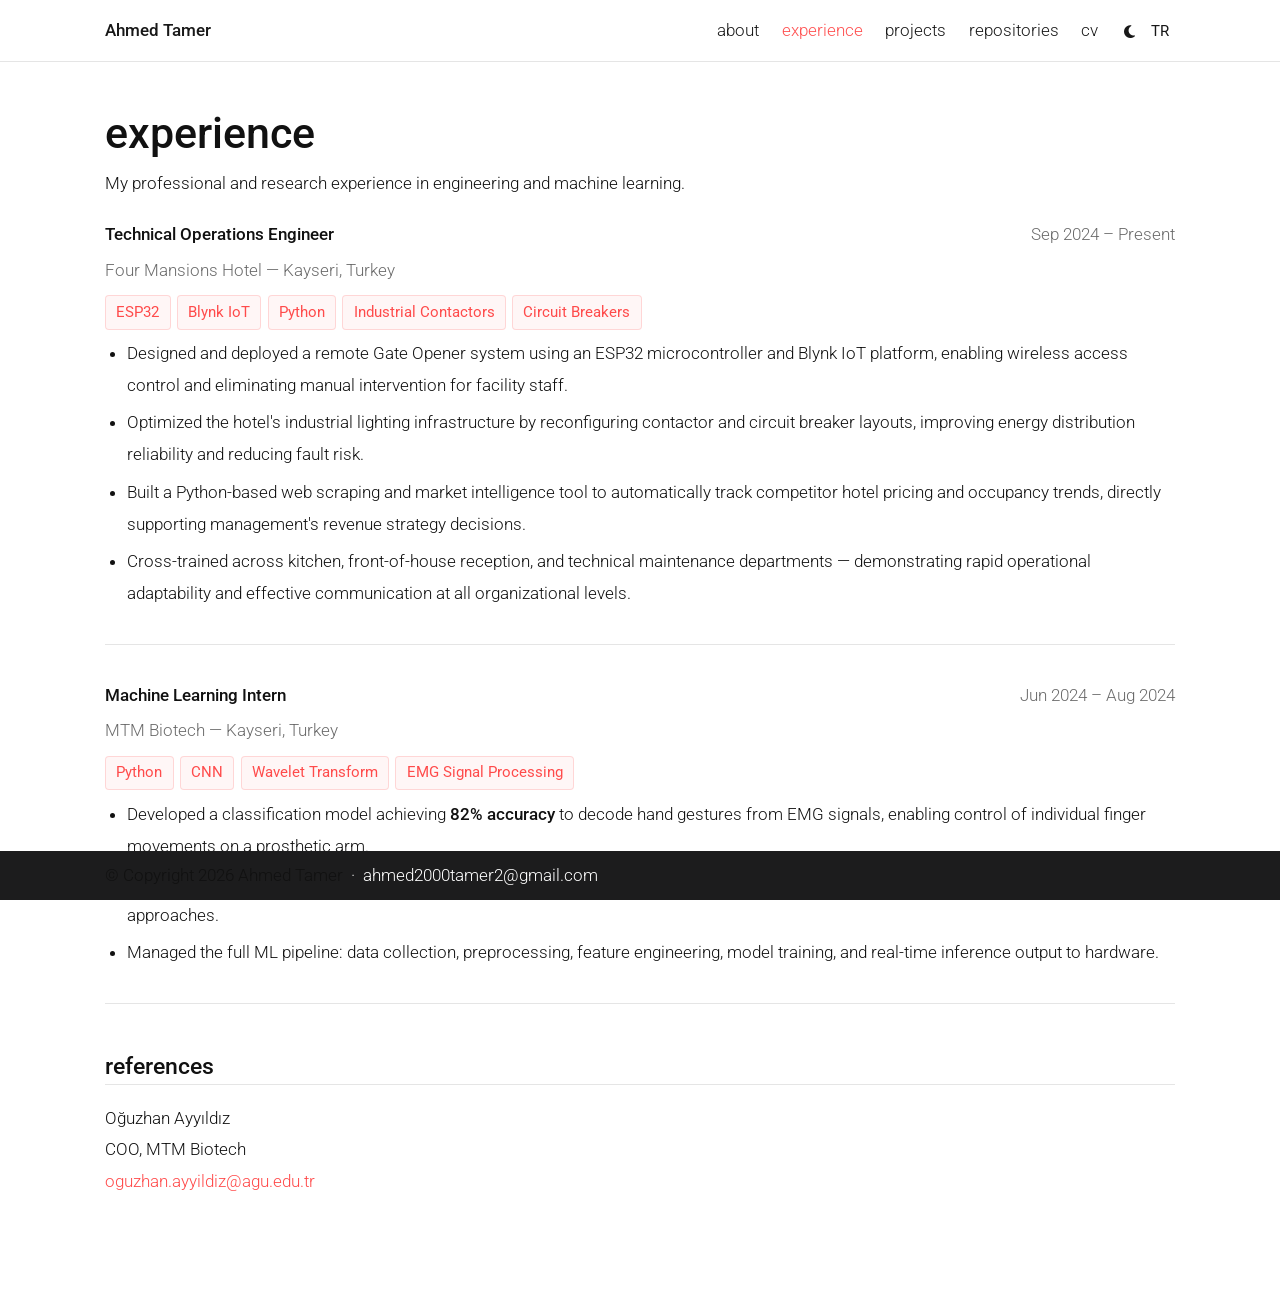
<file: experience.html>
<!DOCTYPE html>
<html lang="en" data-theme="light" data-lang="en">
<head>
  <meta charset="UTF-8"/>
  <meta name="viewport" content="width=device-width, initial-scale=1.0"/>
  <title>Experience | Ahmed Tamer</title>
  <link rel="icon" type="image/jpeg" href="assets/img/ahmed1.jpeg">
  <link rel="stylesheet" href="https://cdnjs.cloudflare.com/ajax/libs/bootstrap/4.6.2/css/bootstrap.min.css"/>
  <link rel="stylesheet" href="https://cdnjs.cloudflare.com/ajax/libs/font-awesome/6.5.0/css/all.min.css"/>
  <link rel="preconnect" href="https://fonts.googleapis.com">
  <link href="https://fonts.googleapis.com/css2?family=Roboto:ital,wght@0,300;0,400;0,500;0,700;1,300;1,400&display=swap" rel="stylesheet">
  <link rel="stylesheet" href="assets/style.css"/>
<style>
    /* ── Global Roboto Light Override ── */
    html, body,
    p, li, div, span, a, td, th,
    .post, .post article,
    .exp-bullets, .exp-bullets li,
    .project-desc,
    .desc, .bio,
    .skill-tags .tag,
    .edu-block,
    footer {
      font-family: 'Roboto', sans-serif !important;
      font-weight: 300 !important;
      font-size: 17.28px !important;
      line-height: 1.85 !important;   /* generous line spacing for 1070px justified layout */
    }
    
    /* Headings keep a slightly heavier weight so hierarchy stays clear */
    h1, h2, h3, h4, h5, h6,
    .post-title,
    .exp-title,
    .project-name,
    .skill-group-label,
    .edu-degree,
    .navbar-brand {
      font-family: 'Roboto', sans-serif !important;
      font-weight: 500 !important;    /* medium — still in the Roboto family */
    }

    /* Bold/strong stays readable */
    strong, b {
      font-family: 'Roboto', sans-serif !important;
      font-weight: 500 !important;
    }

    /* Inline code / tech tags stay legible */
    .tag, code, pre {
      font-size: 15px !important;
      line-height: 1.7 !important;
    }

    /* ── Circular Profile Image  321 × 321 px ── */
    .profile figure img,
    .profile img {
      width:  321px !important;
      height: 321px !important;
      min-width:  321px !important;
      min-height: 321px !important;
      max-width:  321px !important;
      max-height: 321px !important;
      border-radius: 50% !important;
      object-fit: cover !important;
      object-position: center top !important;
      display: block !important;
    }

    /* Give the figure a fixed size so the float doesn't collapse */
    .profile figure {
      width:  321px !important;
      height: 321px !important;
      margin: 0 0 1.25rem 1.75rem !important;
    }

    .profile {
      float: right;
      margin-left: 2rem;
    }
    /* ── Icon size fix — overrides the global "a" font-size reset above ── */
.social .contact-icons,
.social .contact-icons a,
.social .contact-icons a i {
  font-size: 3.8rem !important;  /* ← change this ONE number to resize all icons */
  line-height: 1 !important;
}
  </style>
</head>
<body class="fixed-top-nav">

<header>
  <nav id="navbar" class="navbar navbar-light navbar-expand-sm fixed-top">
    <div class="container">
      <a class="navbar-brand" href="index.html">Ahmed Tamer</a>
      <button class="navbar-toggler collapsed ml-auto" type="button"
        data-toggle="collapse" data-target="#navbarNav"
        aria-controls="navbarNav" aria-expanded="false" aria-label="Toggle navigation">
        <span class="sr-only">Toggle navigation</span>
        <span class="icon-bar top-bar"></span>
        <span class="icon-bar middle-bar"></span>
        <span class="icon-bar bottom-bar"></span>
      </button>
      <div class="collapse navbar-collapse text-right" id="navbarNav">
        <ul class="navbar-nav ml-auto flex-nowrap align-items-center">
          <li class="nav-item"><a class="nav-link" href="index.html" data-i18n="nav_about">about</a></li>
          <li class="nav-item active"><a class="nav-link" href="experience.html" data-i18n="nav_experience">experience</a></li>
          <li class="nav-item"><a class="nav-link" href="projects.html" data-i18n="nav_projects">projects</a></li>
          <li class="nav-item"><a class="nav-link" href="repositories.html" data-i18n="nav_repositories">repositories</a></li>
          <li class="nav-item"><a class="nav-link" href="assets/pdf/cv.pdf" target="_blank" data-i18n="nav_cv">cv</a></li>
          <li class="nav-item ml-1">
            <button id="light-toggle" title="Change theme">
              <i class="fas fa-moon"></i><i class="fas fa-sun"></i>
            </button>
          </li>
          <li class="nav-item ml-1">
            <button id="lang-toggle" title="Change language">TR</button>
          </li>
        </ul>
      </div>
    </div>
  </nav>
  <progress id="progress" value="0">
    <div class="progress-container"><span class="progress-bar"></span></div>
  </progress>
</header>

<div class="container mt-5">
  <div class="post fade-up">
    <article>

      <h1 class="page-h1" data-i18n="page_h1">experience</h1>
      <p class="page-subtitle" data-i18n="page_subtitle">My professional and research experience in engineering and machine learning.</p>

      <div class="exp-item">
        <div class="exp-header">
          <span class="exp-title" data-i18n="exp1_title">Technical Operations Engineer</span>
          <span class="exp-date" data-i18n="exp1_date">Sep 2024 – Present</span>
        </div>
        <div class="exp-company" data-i18n="exp1_company">Four Mansions Hotel — Kayseri, Turkey</div>
        <div class="tech-stack">
          <span class="tag">ESP32</span><span class="tag">Blynk IoT</span>
          <span class="tag">Python</span><span class="tag">Industrial Contactors</span><span class="tag">Circuit Breakers</span>
        </div>
        <ul class="exp-bullets" data-i18n="exp1_bullets" data-i18n-html>
          <li>Designed and deployed a remote Gate Opener system using an ESP32 microcontroller and Blynk IoT platform, enabling wireless access control and eliminating manual intervention for facility staff.</li>
          <li>Optimized the hotel's industrial lighting infrastructure by reconfiguring contactor and circuit breaker layouts, improving energy distribution reliability and reducing fault risk.</li>
          <li>Built a Python-based web scraping and market intelligence tool to automatically track competitor hotel pricing and occupancy trends, directly supporting management's revenue strategy decisions.</li>
          <li>Cross-trained across kitchen, front-of-house reception, and technical maintenance departments — demonstrating rapid operational adaptability and effective communication at all organizational levels.</li>
        </ul>
      </div>

      <div class="exp-item exp-divider">
        <div class="exp-header">
          <span class="exp-title" data-i18n="exp2_title">Machine Learning Intern</span>
          <span class="exp-date" data-i18n="exp2_date">Jun 2024 – Aug 2024</span>
        </div>
        <div class="exp-company" data-i18n="exp2_company">MTM Biotech — Kayseri, Turkey</div>
        <div class="tech-stack">
          <span class="tag">Python</span><span class="tag">CNN</span>
          <span class="tag">Wavelet Transform</span><span class="tag">EMG Signal Processing</span>
        </div>
        <ul class="exp-bullets" data-i18n="exp2_bullets" data-i18n-html>
          <li>Developed a classification model achieving <strong>82% accuracy</strong> to decode hand gestures from EMG signals, enabling control of individual finger movements on a prosthetic arm.</li>
          <li>Applied CNN deep learning and wavelet transformation for feature extraction, significantly boosting model accuracy beyond baseline approaches.</li>
          <li>Managed the full ML pipeline: data collection, preprocessing, feature engineering, model training, and real-time inference output to hardware.</li>
        </ul>
      </div>

      <h2 data-i18n="section_references">references</h2>
      <div class="ref-card">
        <div class="ref-name">Oğuzhan Ayyıldız</div>
        <div class="ref-role" data-i18n="ref_role">COO, MTM Biotech</div>
        <a class="ref-email" href="mailto:oguzhan.ayyildiz@agu.edu.tr">oguzhan.ayyildiz@agu.edu.tr</a>
      </div>

    </article>
  </div>
</div>

<footer class="fixed-bottom">
  <div class="container mt-0">
    <span data-i18n="footer_copy">© Copyright 2026 Ahmed Tamer</span>
    &nbsp;·&nbsp; <a href="mailto:ahmed2000tamer2@gmail.com">ahmed2000tamer2@gmail.com</a>
  </div>
</footer>

<script src="https://cdnjs.cloudflare.com/ajax/libs/jquery/3.6.0/jquery.min.js"></script>
<script src="https://cdnjs.cloudflare.com/ajax/libs/bootstrap/4.6.2/js/bootstrap.bundle.min.js"></script>
<script>
const i18n = {
  en: {
    page_title: "Experience | Ahmed Tamer",
    nav_about: "about", nav_experience: "experience", nav_projects: "projects",
    nav_repositories: "repositories", nav_cv: "cv",
    page_h1: "experience",
    page_subtitle: "My professional and research experience in engineering and machine learning.",
    exp1_title: "Technical Operations Engineer", exp1_date: "Sep 2024 – Present",
    exp1_company: "Four Mansions Hotel — Kayseri, Turkey",
    exp1_bullets: `<li>Designed and deployed a remote Gate Opener system using an ESP32 microcontroller and Blynk IoT platform, enabling wireless access control and eliminating manual intervention for facility staff.</li><li>Optimized the hotel's industrial lighting infrastructure by reconfiguring contactor and circuit breaker layouts, improving energy distribution reliability and reducing fault risk.</li><li>Built a Python-based web scraping and market intelligence tool to automatically track competitor hotel pricing and occupancy trends, directly supporting management's revenue strategy decisions.</li><li>Cross-trained across kitchen, front-of-house reception, and technical maintenance departments — demonstrating rapid operational adaptability and effective communication at all organizational levels.</li>`,
    exp2_title: "Machine Learning Intern", exp2_date: "Jun 2024 – Aug 2024",
    exp2_company: "MTM Biotech — Kayseri, Turkey",
    exp2_bullets: `<li>Developed a classification model achieving <strong>82% accuracy</strong> to decode hand gestures from EMG signals, enabling control of individual finger movements on a prosthetic arm.</li><li>Applied CNN deep learning and wavelet transformation for feature extraction, significantly boosting model accuracy beyond baseline approaches.</li><li>Managed the full ML pipeline: data collection, preprocessing, feature engineering, model training, and real-time inference output to hardware.</li>`,
    section_references: "references", ref_role: "COO, MTM Biotech",
    footer_copy: "© Copyright 2026 Ahmed Tamer"
  },
  tr: {
    page_title: "Deneyim | Ahmed Tamer",
    nav_about: "hakkımda", nav_experience: "deneyim", nav_projects: "projeler",
    nav_repositories: "depolar", nav_cv: "özgeçmiş",
    page_h1: "deneyim",
    page_subtitle: "Mühendislik ve makine öğrenmesindeki mesleki ve araştırma deneyimim.",
    exp1_title: "Teknik Operasyon Mühendisi", exp1_date: "Eyl 2024 – Günümüz",
    exp1_company: "Four Mansions Hotel — Kayseri, Türkiye",
    exp1_bullets: `<li>ESP32 mikrodenetleyici ve Blynk IoT platformu kullanarak uzaktan Kapı Açma sistemi tasarlayıp konuşlandırdım; tesis personeli için kablosuz erişim kontrolü sağlayarak manuel müdahale ihtiyacını ortadan kaldırdım.</li><li>Kontaktör ve devre kesici düzenlemelerini yeniden yapılandırarak otelin endüstriyel aydınlatma altyapısını optimize ettim; enerji dağıtım güvenilirliğini artırırken arıza riskini azalttım.</li><li>Rakip otel fiyatlandırma ve doluluk trendlerini otomatik takip eden Python tabanlı web kazıma ve pazar istihbarat aracı geliştirdim; yönetimin gelir stratejisi kararlarını doğrudan destekledim.</li><li>Mutfak, resepsiyon ve teknik bakım departmanlarında çapraz eğitim aldım — hızlı operasyonel uyum yeteneği ve tüm organizasyon düzeylerinde etkili iletişim becerisi sergiledim.</li>`,
    exp2_title: "Makine Öğrenmesi Stajyeri", exp2_date: "Haz 2024 – Ağu 2024",
    exp2_company: "MTM Biotech — Kayseri, Türkiye",
    exp2_bullets: `<li>EMG sinyallerinden el hareketlerini çözmek için <strong>%82 doğruluk</strong> elde eden sınıflandırma modeli geliştirdim; protez bir kolda bireysel parmak hareketlerinin kontrolünü mümkün kıldım.</li><li>Model doğruluğunu temel yaklaşımların ötesinde önemli ölçüde artıran CNN derin öğrenme ve dalgacık dönüşümünü özellik çıkarımı için uyguladım.</li><li>Tam ML pipeline'ını yönettim: veri toplama, ön işleme, özellik mühendisliği, model eğitimi ve donanıma gerçek zamanlı çıkarım.</li>`,
    section_references: "referanslar", ref_role: "COO, MTM Biotech",
    footer_copy: "© Telif Hakkı 2026 Ahmed Tamer"
  }
};

function applyLang(lang) {
  document.documentElement.setAttribute('data-lang', lang);
  document.documentElement.setAttribute('lang', lang === 'tr' ? 'tr' : 'en');
  document.title = i18n[lang].page_title;
  document.querySelectorAll('[data-i18n]').forEach(el => {
    const key = el.getAttribute('data-i18n');
    if (i18n[lang][key] !== undefined) el.innerHTML = i18n[lang][key];
  });
  document.getElementById('lang-toggle').textContent = lang === 'en' ? 'TR' : 'EN';
  localStorage.setItem('lang', lang);
}

window.addEventListener('DOMContentLoaded', () => {
  const savedTheme = localStorage.getItem('theme');
  if (savedTheme) document.documentElement.setAttribute('data-theme', savedTheme);
  document.getElementById('light-toggle').addEventListener('click', () => {
    const next = document.documentElement.getAttribute('data-theme') === 'light' ? 'dark' : 'light';
    document.documentElement.setAttribute('data-theme', next);
    localStorage.setItem('theme', next);
  });
  const savedLang = localStorage.getItem('lang') || 'en';
  applyLang(savedLang);
  document.getElementById('lang-toggle').addEventListener('click', () => {
    applyLang(document.documentElement.getAttribute('data-lang') === 'en' ? 'tr' : 'en');
  });
  const progressBar = document.getElementById('progress');
  if (progressBar) {
    document.addEventListener('scroll', () => {
      const docHeight = document.documentElement.scrollHeight - window.innerHeight;
      progressBar.value = docHeight > 0 ? (window.scrollY / docHeight) * 100 : 0;
      progressBar.max = 100;
    });
  }
});
</script>
</body>
</html>
</file>
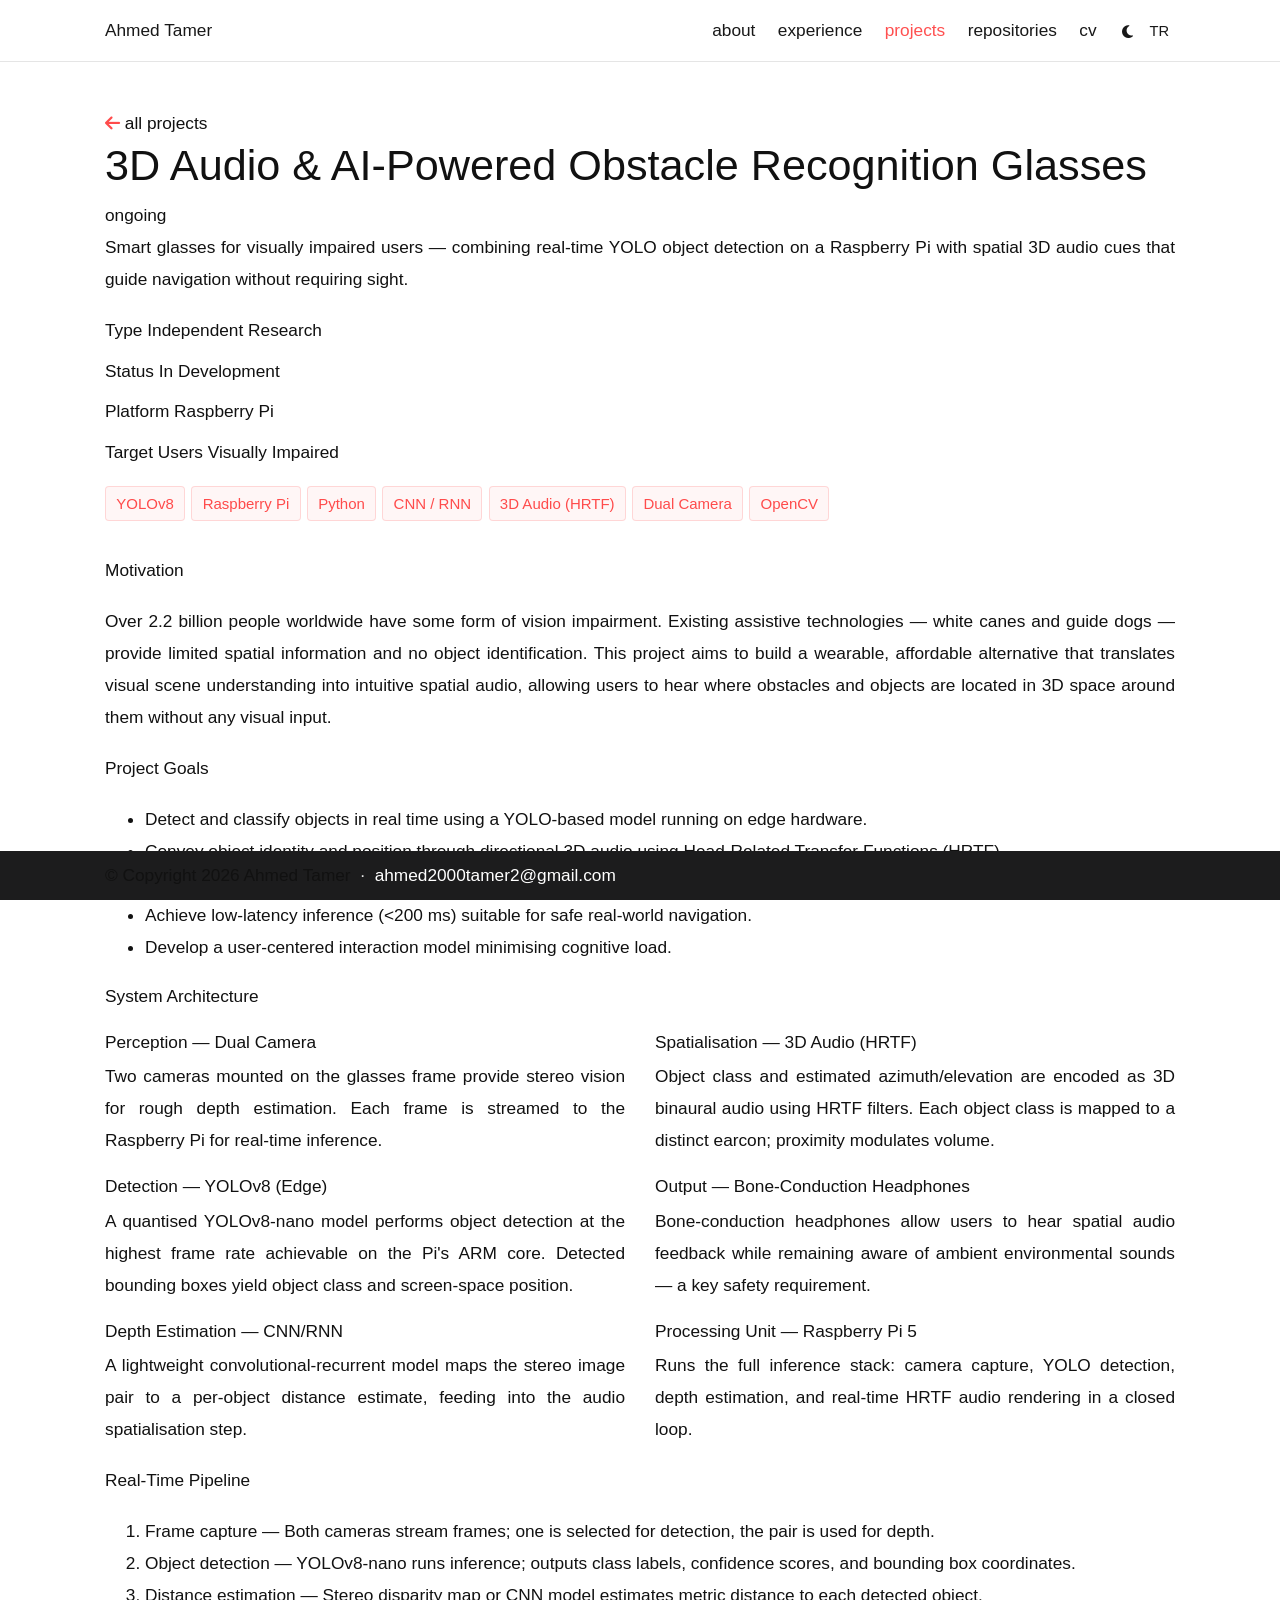
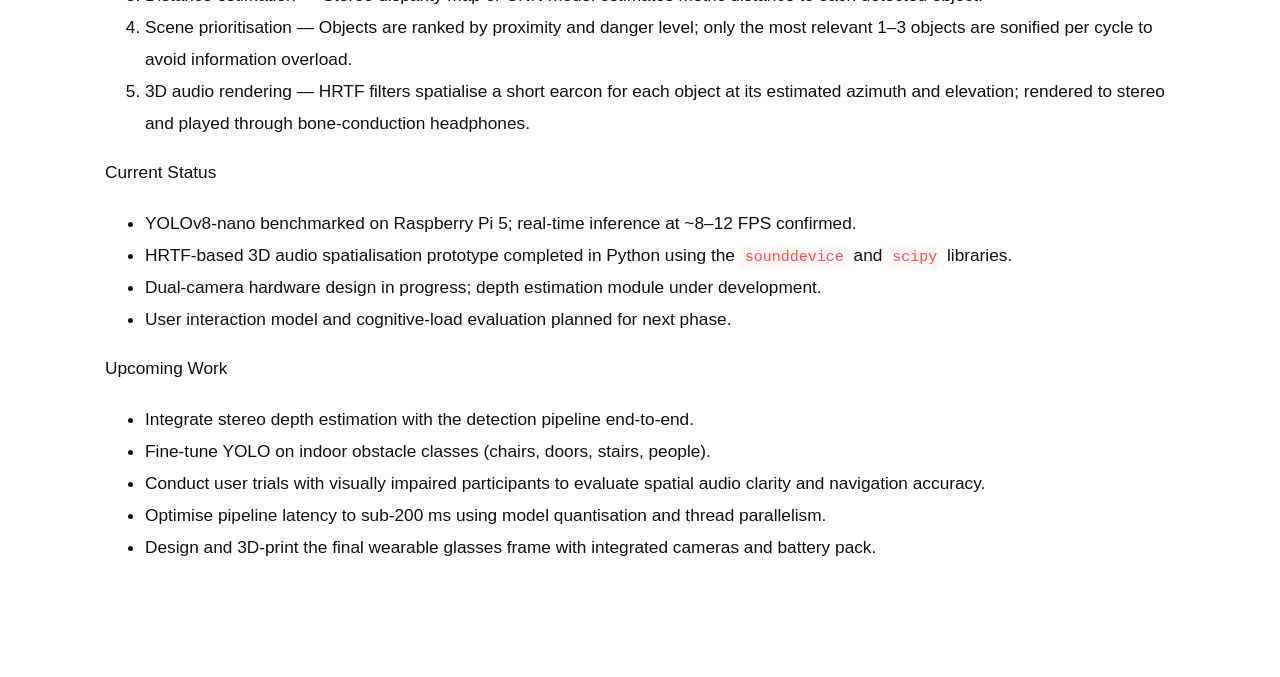
<file: project-glasses.html>
<!DOCTYPE html>
<html lang="en" data-theme="light" data-lang="en">
<head>
  <meta charset="UTF-8"/>
  <meta name="viewport" content="width=device-width, initial-scale=1.0"/>
  <title>AI Obstacle-Recognition Glasses | Ahmed Tamer</title>
  <link rel="icon" type="image/jpeg" href="assets/img/ahmed1.jpeg">
  <link rel="stylesheet" href="https://cdnjs.cloudflare.com/ajax/libs/bootstrap/4.6.2/css/bootstrap.min.css"/>
  <link rel="stylesheet" href="https://cdnjs.cloudflare.com/ajax/libs/font-awesome/6.5.0/css/all.min.css"/>
  <link rel="preconnect" href="https://fonts.googleapis.com">
  <link href="https://fonts.googleapis.com/css2?family=Lora:ital,wght@0,400;0,600;0,700;1,400&family=DM+Sans:wght@300;400;500;600&family=JetBrains+Mono:wght@400;500&display=swap" rel="stylesheet">
  <link rel="stylesheet" href="assets/style.css"/>
    <style>
    /* ── Global Roboto Light Override ── */
    html, body,
    p, li, div, span, a, td, th,
    .post, .post article,
    .exp-bullets, .exp-bullets li,
    .project-desc,
    .desc, .bio,
    .skill-tags .tag,
    .edu-block,
    footer {
      font-family: 'Roboto', sans-serif !important;
      font-weight: 300 !important;
      font-size: 17.28px !important;
      line-height: 1.85 !important;   /* generous line spacing for 1070px justified layout */
    }
    
    /* Headings keep a slightly heavier weight so hierarchy stays clear */
    h1, h2, h3, h4, h5, h6,
    .post-title,
    .exp-title,
    .project-name,
    .skill-group-label,
    .edu-degree,
    .navbar-brand {
      font-family: 'Roboto', sans-serif !important;
      font-weight: 500 !important;    /* medium — still in the Roboto family */
    }

    /* Bold/strong stays readable */
    strong, b {
      font-family: 'Roboto', sans-serif !important;
      font-weight: 500 !important;
    }

    /* Inline code / tech tags stay legible */
    .tag, code, pre {
      font-size: 15px !important;
      line-height: 1.7 !important;
    }

    /* ── Circular Profile Image  321 × 321 px ── */
    .profile figure img,
    .profile img {
      width:  321px !important;
      height: 321px !important;
      min-width:  321px !important;
      min-height: 321px !important;
      max-width:  321px !important;
      max-height: 321px !important;
      border-radius: 50% !important;
      object-fit: cover !important;
      object-position: center top !important;
      display: block !important;
    }

    /* Give the figure a fixed size so the float doesn't collapse */
    .profile figure {
      width:  321px !important;
      height: 321px !important;
      margin: 0 0 1.25rem 1.75rem !important;
    }

    .profile {
      float: right;
      margin-left: 2rem;
    }
    /* ── Icon size fix — overrides the global "a" font-size reset above ── */
.social .contact-icons,
.social .contact-icons a,
.social .contact-icons a i {
  font-size: 3.8rem !important;  /* ← change this ONE number to resize all icons */
  line-height: 1 !important;
}
  </style>
</head>
<body class="fixed-top-nav">

<!-- ── NAVBAR ── -->
<header>
  <nav id="navbar" class="navbar navbar-light navbar-expand-sm fixed-top">
    <div class="container">
      <a class="navbar-brand" href="index.html">Ahmed Tamer</a>
      <button class="navbar-toggler collapsed ml-auto" type="button"
        data-toggle="collapse" data-target="#navbarNav"
        aria-controls="navbarNav" aria-expanded="false" aria-label="Toggle navigation">
        <span class="sr-only">Toggle navigation</span>
        <span class="icon-bar top-bar"></span>
        <span class="icon-bar middle-bar"></span>
        <span class="icon-bar bottom-bar"></span>
      </button>
      <div class="collapse navbar-collapse text-right" id="navbarNav">
        <ul class="navbar-nav ml-auto flex-nowrap align-items-center">
          <li class="nav-item"><a class="nav-link" href="index.html" data-i18n="nav_about">about</a></li>
          <li class="nav-item"><a class="nav-link" href="experience.html" data-i18n="nav_experience">experience</a></li>
          <li class="nav-item active"><a class="nav-link" href="projects.html" data-i18n="nav_projects">projects</a></li>
          <li class="nav-item"><a class="nav-link" href="repositories.html" data-i18n="nav_repositories">repositories</a></li>
          <li class="nav-item"><a class="nav-link" href="assets/pdf/cv.pdf" target="_blank" data-i18n="nav_cv">cv</a></li>
          <li class="nav-item ml-1">
            <button id="light-toggle" title="Change theme">
              <i class="fas fa-moon"></i>
              <i class="fas fa-sun"></i>
            </button>
          </li>
          <li class="nav-item ml-1">
            <button id="lang-toggle" title="Change language">TR</button>
          </li>
        </ul>
      </div>
    </div>
  </nav>
  <progress id="progress" value="0">
    <div class="progress-container"><span class="progress-bar"></span></div>
  </progress>
</header>

<!-- ── MAIN ── -->
<div class="container mt-5">
  <div class="post fade-up">
    <article>

      <a href="projects.html" class="back-link"><i class="fas fa-arrow-left"></i> <span data-i18n="back_projects">all projects</span></a>

      <h1 class="page-h1" data-i18n="proj_title">3D Audio &amp; AI-Powered Obstacle Recognition Glasses</h1>

      <div class="ongoing-pill" data-i18n="ongoing_label">ongoing</div>

      <p class="page-subtitle" data-i18n="proj_subtitle">
        Smart glasses for visually impaired users — combining real-time YOLO object detection on a Raspberry Pi with spatial 3D audio cues that guide navigation without requiring sight.
      </p>

      <!-- Meta -->
      <div class="project-meta-grid">
        <div class="project-meta-item">
          <label data-i18n="meta_type">Type</label>
          <span data-i18n="meta_type_val">Independent Research</span>
        </div>
        <div class="project-meta-item">
          <label data-i18n="meta_status">Status</label>
          <span data-i18n="meta_status_val">In Development</span>
        </div>
        <div class="project-meta-item">
          <label data-i18n="meta_platform">Platform</label>
          <span>Raspberry Pi</span>
        </div>
        <div class="project-meta-item">
          <label data-i18n="meta_target">Target Users</label>
          <span data-i18n="meta_target_val">Visually Impaired</span>
        </div>
      </div>

      <div class="tech-stack" style="margin-bottom:2rem;">
        <span class="tag">YOLOv8</span><span class="tag">Raspberry Pi</span><span class="tag">Python</span>
        <span class="tag">CNN / RNN</span><span class="tag">3D Audio (HRTF)</span><span class="tag">Dual Camera</span><span class="tag">OpenCV</span>
      </div>

      <!-- Motivation -->
      <p class="project-section-title" data-i18n="sec_motivation">Motivation</p>
      <p data-i18n="motivation_text">Over 2.2 billion people worldwide have some form of vision impairment. Existing assistive technologies — white canes and guide dogs — provide limited spatial information and no object identification. This project aims to build a wearable, affordable alternative that translates visual scene understanding into intuitive spatial audio, allowing users to hear where obstacles and objects are located in 3D space around them without any visual input.</p>

      <!-- Goals -->
      <p class="project-section-title" data-i18n="sec_goals">Project Goals</p>
      <ul class="goal-list">
        <li data-i18n="goal1">Detect and classify objects in real time using a YOLO-based model running on edge hardware.</li>
        <li data-i18n="goal2">Convey object identity and position through directional 3D audio using Head-Related Transfer Functions (HRTF).</li>
        <li data-i18n="goal3">Design lightweight, wearable hardware with dual cameras for depth estimation and wide field-of-view coverage.</li>
        <li data-i18n="goal4">Achieve low-latency inference (&lt;200 ms) suitable for safe real-world navigation.</li>
        <li data-i18n="goal5">Develop a user-centered interaction model minimising cognitive load.</li>
      </ul>

      <!-- System Architecture -->
      <p class="project-section-title" data-i18n="sec_architecture">System Architecture</p>
      <div class="row">
        <div class="col-md-6">
          <div class="component-card">
            <h6 data-i18n="comp1_title">Perception — Dual Camera</h6>
            <p data-i18n="comp1_desc">Two cameras mounted on the glasses frame provide stereo vision for rough depth estimation. Each frame is streamed to the Raspberry Pi for real-time inference.</p>
          </div>
          <div class="component-card">
            <h6 data-i18n="comp2_title">Detection — YOLOv8 (Edge)</h6>
            <p data-i18n="comp2_desc">A quantised YOLOv8-nano model performs object detection at the highest frame rate achievable on the Pi's ARM core. Detected bounding boxes yield object class and screen-space position.</p>
          </div>
          <div class="component-card">
            <h6 data-i18n="comp3_title">Depth Estimation — CNN/RNN</h6>
            <p data-i18n="comp3_desc">A lightweight convolutional-recurrent model maps the stereo image pair to a per-object distance estimate, feeding into the audio spatialisation step.</p>
          </div>
        </div>
        <div class="col-md-6">
          <div class="component-card">
            <h6 data-i18n="comp4_title">Spatialisation — 3D Audio (HRTF)</h6>
            <p data-i18n="comp4_desc">Object class and estimated azimuth/elevation are encoded as 3D binaural audio using HRTF filters. Each object class is mapped to a distinct earcon; proximity modulates volume.</p>
          </div>
          <div class="component-card">
            <h6 data-i18n="comp5_title">Output — Bone-Conduction Headphones</h6>
            <p data-i18n="comp5_desc">Bone-conduction headphones allow users to hear spatial audio feedback while remaining aware of ambient environmental sounds — a key safety requirement.</p>
          </div>
          <div class="component-card">
            <h6 data-i18n="comp6_title">Processing Unit — Raspberry Pi 5</h6>
            <p data-i18n="comp6_desc">Runs the full inference stack: camera capture, YOLO detection, depth estimation, and real-time HRTF audio rendering in a closed loop.</p>
          </div>
        </div>
      </div>

      <!-- Pipeline -->
      <p class="project-section-title" data-i18n="sec_pipeline">Real-Time Pipeline</p>
      <ol class="pipeline-steps">
        <li data-i18n="pipe1"><div><strong>Frame capture</strong> — Both cameras stream frames; one is selected for detection, the pair is used for depth.</div></li>
        <li data-i18n="pipe2"><div><strong>Object detection</strong> — YOLOv8-nano runs inference; outputs class labels, confidence scores, and bounding box coordinates.</div></li>
        <li data-i18n="pipe3"><div><strong>Distance estimation</strong> — Stereo disparity map or CNN model estimates metric distance to each detected object.</div></li>
        <li data-i18n="pipe4"><div><strong>Scene prioritisation</strong> — Objects are ranked by proximity and danger level; only the most relevant 1–3 objects are sonified per cycle to avoid information overload.</div></li>
        <li data-i18n="pipe5"><div><strong>3D audio rendering</strong> — HRTF filters spatialise a short earcon for each object at its estimated azimuth and elevation; rendered to stereo and played through bone-conduction headphones.</div></li>
      </ol>

      <!-- Current Status -->
      <p class="project-section-title" data-i18n="sec_status">Current Status</p>
      <ul>
        <li data-i18n="stat1">YOLOv8-nano benchmarked on Raspberry Pi 5; real-time inference at ~8–12 FPS confirmed.</li>
        <li data-i18n="stat2">HRTF-based 3D audio spatialisation prototype completed in Python using the <code>sounddevice</code> and <code>scipy</code> libraries.</li>
        <li data-i18n="stat3">Dual-camera hardware design in progress; depth estimation module under development.</li>
        <li data-i18n="stat4">User interaction model and cognitive-load evaluation planned for next phase.</li>
      </ul>

      <!-- Planned Work -->
      <p class="project-section-title" data-i18n="sec_planned">Upcoming Work</p>
      <ul>
        <li data-i18n="plan1">Integrate stereo depth estimation with the detection pipeline end-to-end.</li>
        <li data-i18n="plan2">Fine-tune YOLO on indoor obstacle classes (chairs, doors, stairs, people).</li>
        <li data-i18n="plan3">Conduct user trials with visually impaired participants to evaluate spatial audio clarity and navigation accuracy.</li>
        <li data-i18n="plan4">Optimise pipeline latency to sub-200 ms using model quantisation and thread parallelism.</li>
        <li data-i18n="plan5">Design and 3D-print the final wearable glasses frame with integrated cameras and battery pack.</li>
      </ul>

    </article>
  </div>
</div>

<!-- ── FOOTER ── -->
<footer class="fixed-bottom">
  <div class="container mt-0">
    <span data-i18n="footer_copy">© Copyright 2026 Ahmed Tamer</span>
    &nbsp;·&nbsp; <a href="mailto:ahmed2000tamer2@gmail.com">ahmed2000tamer2@gmail.com</a>
  </div>
</footer>

<script src="https://cdnjs.cloudflare.com/ajax/libs/jquery/3.6.0/jquery.min.js"></script>
<script src="https://cdnjs.cloudflare.com/ajax/libs/bootstrap/4.6.2/js/bootstrap.bundle.min.js"></script>
<script>
const i18n = {
  en: {
    page_title: "AI Obstacle-Recognition Glasses | Ahmed Tamer",
    nav_about:"about", nav_experience:"experience", nav_projects:"projects",
    nav_repositories:"repositories", nav_cv:"cv",
    back_projects: "all projects",
    proj_title: "3D Audio &amp; AI-Powered Obstacle Recognition Glasses",
    ongoing_label: "ongoing",
    proj_subtitle: "Smart glasses for visually impaired users — combining real-time YOLO object detection on a Raspberry Pi with spatial 3D audio cues that guide navigation without requiring sight.",
    meta_type: "Type", meta_type_val: "Independent Research",
    meta_status: "Status", meta_status_val: "In Development",
    meta_platform: "Platform",
    meta_target: "Target Users", meta_target_val: "Visually Impaired",
    sec_motivation: "Motivation",
    motivation_text: "Over 2.2 billion people worldwide have some form of vision impairment. Existing assistive technologies — white canes and guide dogs — provide limited spatial information and no object identification. This project aims to build a wearable, affordable alternative that translates visual scene understanding into intuitive spatial audio, allowing users to hear where obstacles and objects are located in 3D space around them without any visual input.",
    sec_goals: "Project Goals",
    goal1: "Detect and classify objects in real time using a YOLO-based model running on edge hardware.",
    goal2: "Convey object identity and position through directional 3D audio using Head-Related Transfer Functions (HRTF).",
    goal3: "Design lightweight, wearable hardware with dual cameras for depth estimation and wide field-of-view coverage.",
    goal4: "Achieve low-latency inference (&lt;200 ms) suitable for safe real-world navigation.",
    goal5: "Develop a user-centered interaction model minimising cognitive load.",
    sec_architecture: "System Architecture",
    comp1_title: "Perception — Dual Camera",
    comp1_desc: "Two cameras mounted on the glasses frame provide stereo vision for rough depth estimation. Each frame is streamed to the Raspberry Pi for real-time inference.",
    comp2_title: "Detection — YOLOv8 (Edge)",
    comp2_desc: "A quantised YOLOv8-nano model performs object detection at the highest frame rate achievable on the Pi's ARM core. Detected bounding boxes yield object class and screen-space position.",
    comp3_title: "Depth Estimation — CNN/RNN",
    comp3_desc: "A lightweight convolutional-recurrent model maps the stereo image pair to a per-object distance estimate, feeding into the audio spatialisation step.",
    comp4_title: "Spatialisation — 3D Audio (HRTF)",
    comp4_desc: "Object class and estimated azimuth/elevation are encoded as 3D binaural audio using HRTF filters. Each object class is mapped to a distinct earcon; proximity modulates volume.",
    comp5_title: "Output — Bone-Conduction Headphones",
    comp5_desc: "Bone-conduction headphones allow users to hear spatial audio feedback while remaining aware of ambient environmental sounds — a key safety requirement.",
    comp6_title: "Processing Unit — Raspberry Pi 5",
    comp6_desc: "Runs the full inference stack: camera capture, YOLO detection, depth estimation, and real-time HRTF audio rendering in a closed loop.",
    sec_pipeline: "Real-Time Pipeline",
    pipe1: "<div><strong>Frame capture</strong> — Both cameras stream frames; one is selected for detection, the pair is used for depth.</div>",
    pipe2: "<div><strong>Object detection</strong> — YOLOv8-nano runs inference; outputs class labels, confidence scores, and bounding box coordinates.</div>",
    pipe3: "<div><strong>Distance estimation</strong> — Stereo disparity map or CNN model estimates metric distance to each detected object.</div>",
    pipe4: "<div><strong>Scene prioritisation</strong> — Objects are ranked by proximity and danger level; only the most relevant 1–3 objects are sonified per cycle to avoid information overload.</div>",
    pipe5: "<div><strong>3D audio rendering</strong> — HRTF filters spatialise a short earcon for each object at its estimated azimuth and elevation; rendered to stereo and played through bone-conduction headphones.</div>",
    sec_status: "Current Status",
    stat1: "YOLOv8-nano benchmarked on Raspberry Pi 5; real-time inference at ~8–12 FPS confirmed.",
    stat2: "HRTF-based 3D audio spatialisation prototype completed in Python using the <code>sounddevice</code> and <code>scipy</code> libraries.",
    stat3: "Dual-camera hardware design in progress; depth estimation module under development.",
    stat4: "User interaction model and cognitive-load evaluation planned for next phase.",
    sec_planned: "Upcoming Work",
    plan1: "Integrate stereo depth estimation with the detection pipeline end-to-end.",
    plan2: "Fine-tune YOLO on indoor obstacle classes (chairs, doors, stairs, people).",
    plan3: "Conduct user trials with visually impaired participants to evaluate spatial audio clarity and navigation accuracy.",
    plan4: "Optimise pipeline latency to sub-200 ms using model quantisation and thread parallelism.",
    plan5: "Design and 3D-print the final wearable glasses frame with integrated cameras and battery pack.",
    footer_copy: "© Copyright 2026 Ahmed Tamer"
  },
  tr: {
    page_title: "Yapay Zeka Destekli Engel Tanıma Gözlüğü | Ahmed Tamer",
    nav_about:"hakkımda", nav_experience:"deneyim", nav_projects:"projeler",
    nav_repositories:"depolar", nav_cv:"özgeçmiş",
    back_projects: "tüm projeler",
    proj_title: "3D Sesli ve Yapay Zeka Destekli Engel Tanıma Gözlüğü",
    ongoing_label: "devam ediyor",
    proj_subtitle: "Görme engelli kullanıcılar için akıllı gözlük — Raspberry Pi üzerinde gerçek zamanlı YOLO nesne tespitini, görme gerektirmeden navigasyona rehberlik eden uzamsal 3D ses ipuçlarıyla birleştiriyor.",
    meta_type: "Tür", meta_type_val: "Bağımsız Araştırma",
    meta_status: "Durum", meta_status_val: "Geliştirme Aşamasında",
    meta_platform: "Platform",
    meta_target: "Hedef Kullanıcılar", meta_target_val: "Görme Engelliler",
    sec_motivation: "Motivasyon",
    motivation_text: "Dünya genelinde 2,2 milyardan fazla insan görme bozukluğuyla yaşamaktadır. Mevcut yardımcı teknolojiler — beyaz baston ve rehber köpekler — sınırlı mekansal bilgi sağlar ve nesne tanımlama yapamaz. Bu proje, görsel sahne anlayışını sezgisel uzamsal sese dönüştüren, giyilebilir ve uygun maliyetli bir alternatif inşa etmeyi amaçlamaktadır; kullanıcıların hiçbir görsel girdi olmadan çevrelerindeki engellerin ve nesnelerin 3 boyutlu uzaydaki konumunu 'duymasını' sağlar.",
    sec_goals: "Proje Hedefleri",
    goal1: "Uç donanımda çalışan YOLO tabanlı bir model kullanarak nesneleri gerçek zamanlı tespit edin ve sınıflandırın.",
    goal2: "Kafa İlgili Transfer Fonksiyonları (HRTF) kullanan yönlü 3D ses aracılığıyla nesne kimliğini ve konumunu iletin.",
    goal3: "Derinlik tahmini ve geniş görüş alanı kapsamı için çift kameralı hafif, giyilebilir donanım tasarlayın.",
    goal4: "Güvenli gerçek dünya navigasyonu için uygun düşük gecikmeli çıkarım (&lt;200 ms) elde edin.",
    goal5: "Bilişsel yükü en aza indiren kullanıcı merkezli bir etkileşim modeli geliştirin.",
    sec_architecture: "Sistem Mimarisi",
    comp1_title: "Algılama — Çift Kamera",
    comp1_desc: "Gözlük çerçevesine monte edilmiş iki kamera, kaba derinlik tahmini için stereo görüş sağlar. Her kare gerçek zamanlı çıkarım için Raspberry Pi'ye aktarılır.",
    comp2_title: "Tespit — YOLOv8 (Uç)",
    comp2_desc: "Nicelleştirilmiş bir YOLOv8-nano modeli, Pi'nin ARM çekirdeğinde ulaşılabilir en yüksek kare hızında nesne tespiti gerçekleştirir. Tespit edilen sınır kutuları nesne sınıfını ve ekran alanı konumunu verir.",
    comp3_title: "Derinlik Tahmini — CNN/RNN",
    comp3_desc: "Hafif bir evrişimsel-tekrarlayan model, stereo görüntü çiftini nesne başına mesafe tahminine dönüştürür ve ses uzamsallaştırma adımına aktarır.",
    comp4_title: "Uzamsallaştırma — 3D Ses (HRTF)",
    comp4_desc: "Nesne sınıfı ve tahmini azimut/yükselti, HRTF filtreleri kullanılarak 3D biynoşal ses olarak kodlanır. Her nesne sınıfı farklı bir kulak ipucuyla eşleştirilir; yakınlık ses seviyesini modüle eder.",
    comp5_title: "Çıktı — Kemik İletimli Kulaklıklar",
    comp5_desc: "Kemik iletimli kulaklıklar, kullanıcıların çevresel sesleri duyurken uzamsal ses geri bildirimini almalarını sağlar — bu temel bir güvenlik gerekliliğidir.",
    comp6_title: "İşlem Birimi — Raspberry Pi 5",
    comp6_desc: "Tam çıkarım yığınını çalıştırır: kamera yakalama, YOLO tespiti, derinlik tahmini ve kapalı döngüde gerçek zamanlı HRTF ses oluşturma.",
    sec_pipeline: "Gerçek Zamanlı Pipeline",
    pipe1: "<div><strong>Kare yakalama</strong> — Her iki kamera kare aktarır; biri tespite, çifti derinliğe kullanılır.</div>",
    pipe2: "<div><strong>Nesne tespiti</strong> — YOLOv8-nano çıkarım yapar; sınıf etiketleri, güven skorları ve sınır kutusu koordinatları çıktılanır.</div>",
    pipe3: "<div><strong>Mesafe tahmini</strong> — Stereo paralaks haritası veya CNN modeli her tespit edilen nesneye metrik mesafeyi tahmin eder.</div>",
    pipe4: "<div><strong>Sahne önceliklendirme</strong> — Nesneler yakınlık ve tehlike düzeyine göre sıralanır; bilgi aşımını önlemek için döngü başına yalnızca en alakalı 1–3 nesne seslendirilir.</div>",
    pipe5: "<div><strong>3D ses oluşturma</strong> — HRTF filtreleri her nesne için tahmini azimut ve yükseltide kısa bir kulak ipucunu uzamsallaştırır; stereo olarak oluşturulur ve kemik iletimli kulaklıklardan çalınır.</div>",
    sec_status: "Mevcut Durum",
    stat1: "YOLOv8-nano, Raspberry Pi 5'te kıyaslandı; ~8–12 FPS'de gerçek zamanlı çıkarım doğrulandı.",
    stat2: "<code>sounddevice</code> ve <code>scipy</code> kütüphaneleri kullanılarak Python'da HRTF tabanlı 3D ses uzamsallaştırma prototipi tamamlandı.",
    stat3: "Çift kameralı donanım tasarımı devam ediyor; derinlik tahmini modülü geliştirme aşamasında.",
    stat4: "Kullanıcı etkileşim modeli ve bilişsel yük değerlendirmesi sonraki aşama için planlandı.",
    sec_planned: "Yaklaşan Çalışmalar",
    plan1: "Stereo derinlik tahmimini tespit pipeline'ıyla uçtan uca entegre edin.",
    plan2: "YOLO'yu iç mekan engel sınıflarında (sandalyeler, kapılar, merdivenler, insanlar) ince ayarlayın.",
    plan3: "Uzamsal ses netliğini ve navigasyon doğruluğunu değerlendirmek için görme engelli katılımcılarla kullanıcı deneyleri yapın.",
    plan4: "Model nicelleştirme ve iş parçacığı paralelizmi kullanarak pipeline gecikmesini 200 ms'nin altına optimize edin.",
    plan5: "Entegre kameralar ve pil paketi ile son giyilebilir gözlük çerçevesini tasarlayın ve 3D yazdırın.",
    footer_copy: "© Telif Hakkı 2026 Ahmed Tamer"
  }
};

function applyLang(lang) {
  document.documentElement.setAttribute('data-lang', lang);
  document.documentElement.setAttribute('lang', lang === 'tr' ? 'tr' : 'en');
  document.title = i18n[lang].page_title;
  document.querySelectorAll('[data-i18n]').forEach(el => {
    const key = el.getAttribute('data-i18n');
    if (i18n[lang][key] === undefined) return;
    el.innerHTML = i18n[lang][key];
  });
  document.getElementById('lang-toggle').textContent = lang === 'en' ? 'TR' : 'EN';
  localStorage.setItem('lang', lang);
}

window.addEventListener('DOMContentLoaded', () => {
  const savedTheme = localStorage.getItem('theme');
  if (savedTheme) document.documentElement.setAttribute('data-theme', savedTheme);
  document.getElementById('light-toggle').addEventListener('click', () => {
    const next = document.documentElement.getAttribute('data-theme') === 'light' ? 'dark' : 'light';
    document.documentElement.setAttribute('data-theme', next);
    localStorage.setItem('theme', next);
  });
  const savedLang = localStorage.getItem('lang') || 'en';
  applyLang(savedLang);
  document.getElementById('lang-toggle').addEventListener('click', () => {
    const cur = document.documentElement.getAttribute('data-lang') || 'en';
    applyLang(cur === 'en' ? 'tr' : 'en');
  });
  const progressBar = document.getElementById('progress');
  if (progressBar) {
    document.addEventListener('scroll', () => {
      const scrollTop = window.scrollY;
      const docHeight = document.documentElement.scrollHeight - window.innerHeight;
      progressBar.value = docHeight > 0 ? (scrollTop / docHeight) * 100 : 0;
      progressBar.max = 100;
    });
  }
});
</script>
</body>
</html>
</file>
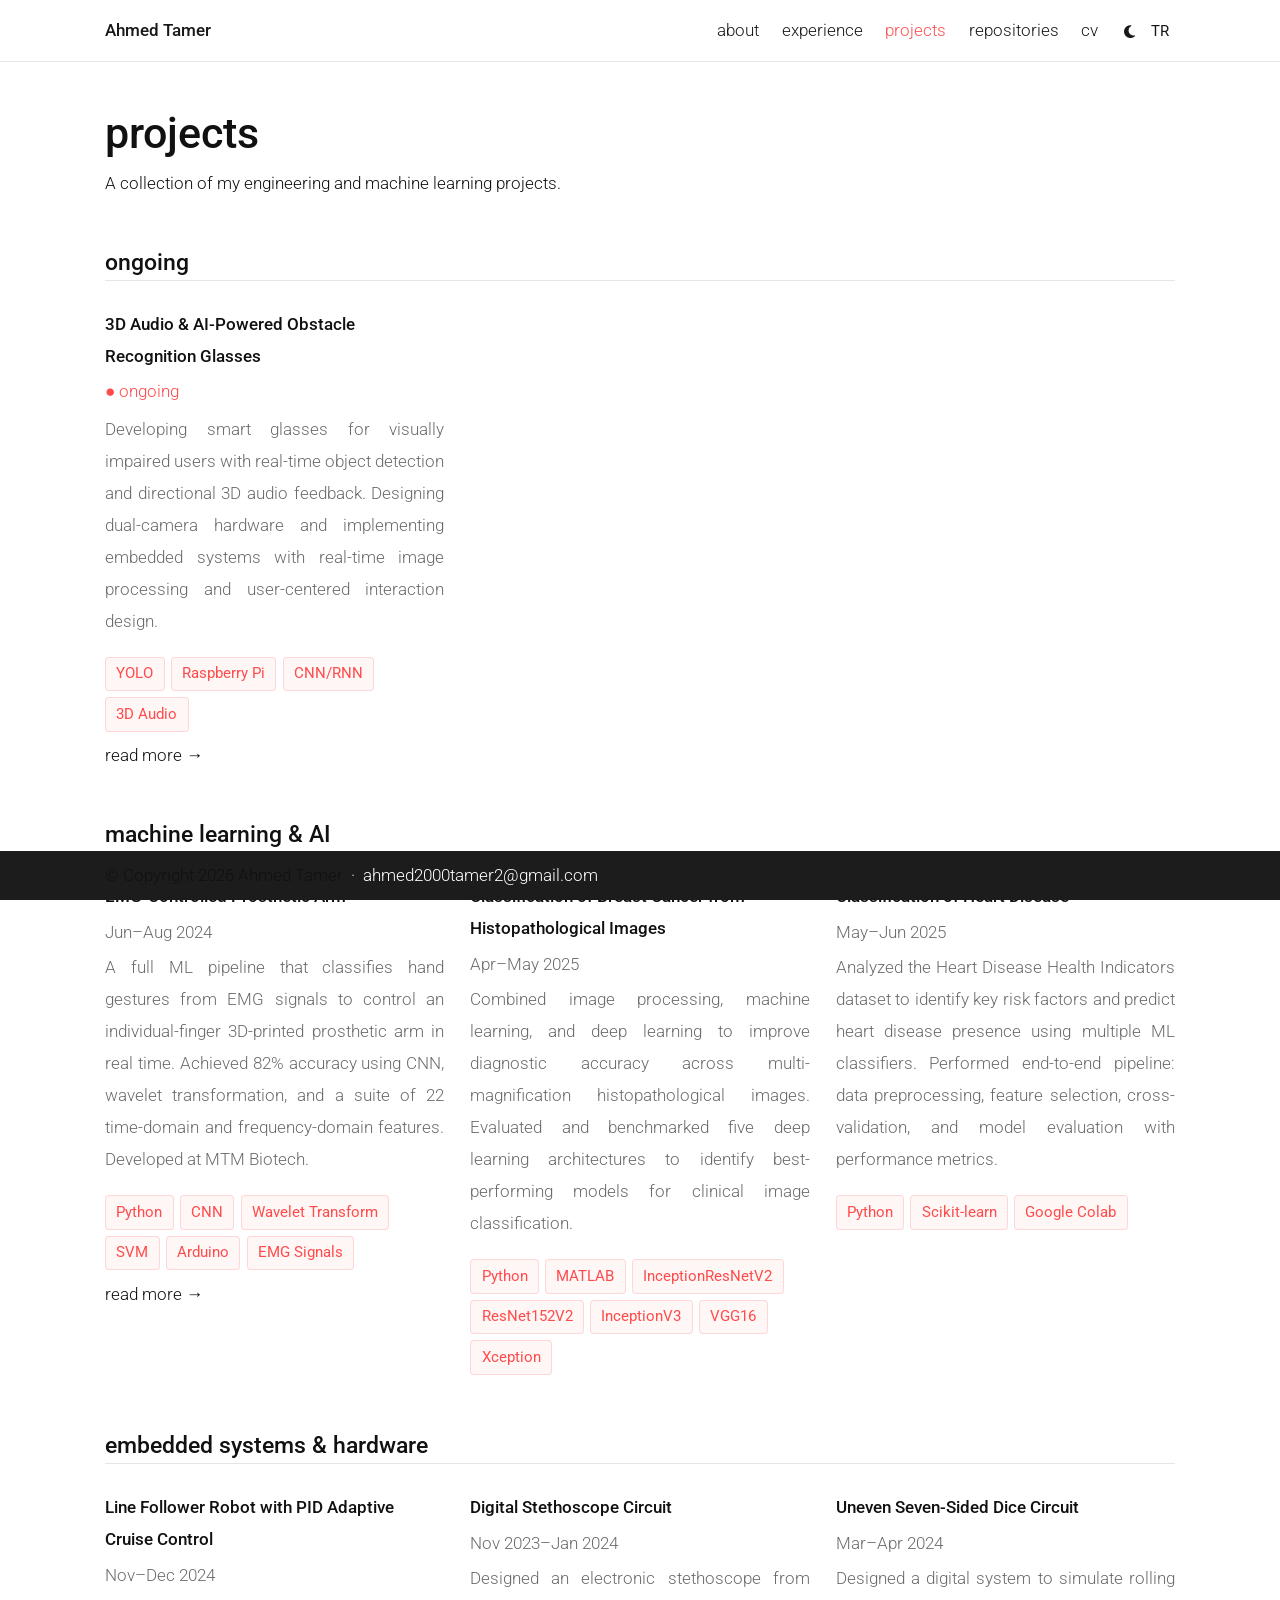
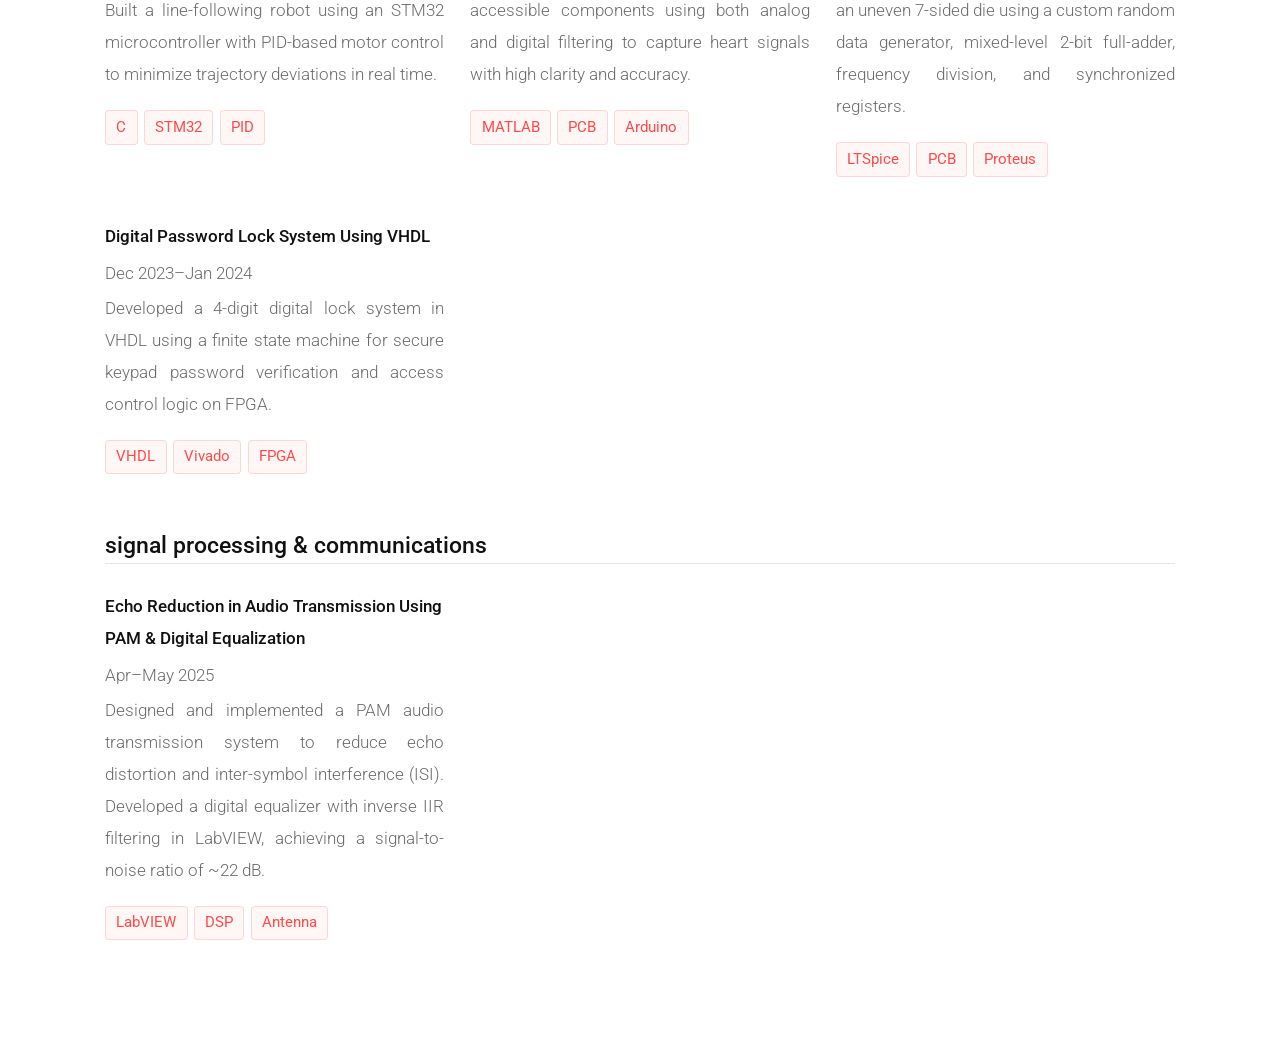
<file: projects.html>
<!DOCTYPE html>
<html lang="en" data-theme="light" data-lang="en">
<head>
  <meta charset="UTF-8"/>
  <meta name="viewport" content="width=device-width, initial-scale=1.0"/>
  <title>Projects | Ahmed Tamer</title>
  <link rel="icon" type="image/jpeg" href="assets/img/ahmed1.jpeg">
  <link rel="stylesheet" href="https://cdnjs.cloudflare.com/ajax/libs/bootstrap/4.6.2/css/bootstrap.min.css"/>
  <link rel="stylesheet" href="https://cdnjs.cloudflare.com/ajax/libs/font-awesome/6.5.0/css/all.min.css"/>
  <link rel="preconnect" href="https://fonts.googleapis.com">
  <link href="https://fonts.googleapis.com/css2?family=Roboto:ital,wght@0,300;0,400;0,500;0,700;1,300;1,400&display=swap" rel="stylesheet">
  <link rel="stylesheet" href="assets/style.css"/>
  <style>
    /* ── Global Roboto Light Override ── */
    html, body,
    p, li, div, span, a, td, th,
    .post, .post article,
    .exp-bullets, .exp-bullets li,
    .project-desc,
    .desc, .bio,
    .skill-tags .tag,
    .edu-block,
    footer {
      font-family: 'Roboto', sans-serif !important;
      font-weight: 300 !important;
      font-size: 17.28px !important;
      line-height: 1.85 !important;   /* generous line spacing for 1070px justified layout */
    }
    
    /* Headings keep a slightly heavier weight so hierarchy stays clear */
    h1, h2, h3, h4, h5, h6,
    .post-title,
    .exp-title,
    .project-name,
    .skill-group-label,
    .edu-degree,
    .navbar-brand {
      font-family: 'Roboto', sans-serif !important;
      font-weight: 500 !important;    /* medium — still in the Roboto family */
    }

    /* Bold/strong stays readable */
    strong, b {
      font-family: 'Roboto', sans-serif !important;
      font-weight: 500 !important;
    }

    /* Inline code / tech tags stay legible */
    .tag, code, pre {
      font-size: 15px !important;
      line-height: 1.7 !important;
    }

    /* ── Circular Profile Image  321 × 321 px ── */
    .profile figure img,
    .profile img {
      width:  321px !important;
      height: 321px !important;
      min-width:  321px !important;
      min-height: 321px !important;
      max-width:  321px !important;
      max-height: 321px !important;
      border-radius: 50% !important;
      object-fit: cover !important;
      object-position: center top !important;
      display: block !important;
    }

    /* Give the figure a fixed size so the float doesn't collapse */
    .profile figure {
      width:  321px !important;
      height: 321px !important;
      margin: 0 0 1.25rem 1.75rem !important;
    }

    .profile {
      float: right;
      margin-left: 2rem;
    }
    /* ── Icon size fix — overrides the global "a" font-size reset above ── */
.social .contact-icons,
.social .contact-icons a,
.social .contact-icons a i {
  font-size: 3.8rem !important;  /* ← change this ONE number to resize all icons */
  line-height: 1 !important;
}
  </style>
</head>
<body class="fixed-top-nav">

<header>
  <nav id="navbar" class="navbar navbar-light navbar-expand-sm fixed-top">
    <div class="container">
      <a class="navbar-brand" href="index.html">Ahmed Tamer</a>
      <button class="navbar-toggler collapsed ml-auto" type="button"
        data-toggle="collapse" data-target="#navbarNav"
        aria-controls="navbarNav" aria-expanded="false" aria-label="Toggle navigation">
        <span class="sr-only">Toggle navigation</span>
        <span class="icon-bar top-bar"></span>
        <span class="icon-bar middle-bar"></span>
        <span class="icon-bar bottom-bar"></span>
      </button>
      <div class="collapse navbar-collapse text-right" id="navbarNav">
        <ul class="navbar-nav ml-auto flex-nowrap align-items-center">
          <li class="nav-item"><a class="nav-link" href="index.html" data-i18n="nav_about">about</a></li>
          <li class="nav-item"><a class="nav-link" href="experience.html" data-i18n="nav_experience">experience</a></li>
          <li class="nav-item active"><a class="nav-link" href="projects.html" data-i18n="nav_projects">projects</a></li>
          <li class="nav-item"><a class="nav-link" href="repositories.html" data-i18n="nav_repositories">repositories</a></li>
          <li class="nav-item"><a class="nav-link" href="assets/pdf/cv.pdf" target="_blank" data-i18n="nav_cv">cv</a></li>
          <li class="nav-item ml-1">
            <button id="light-toggle" title="Change theme">
              <i class="fas fa-moon"></i><i class="fas fa-sun"></i>
            </button>
          </li>
          <li class="nav-item ml-1">
            <button id="lang-toggle" title="Change language">TR</button>
          </li>
        </ul>
      </div>
    </div>
  </nav>
  <progress id="progress" value="0">
    <div class="progress-container"><span class="progress-bar"></span></div>
  </progress>
</header>

<div class="container mt-5">
  <div class="post fade-up">
    <article>

      <h1 class="page-h1" data-i18n="page_h1">projects</h1>
      <p class="page-subtitle" data-i18n="page_subtitle">A collection of my engineering and machine learning projects.</p>

      <h2 data-i18n="section_ongoing">ongoing</h2>
      <div class="projects-grid">
        <a href="project-glasses.html" class="project-card-link">
          <div class="project-card">
            <div class="project-card-header">
              <span class="project-name" data-i18n="proj_glasses_name">3D Audio &amp; AI-Powered Obstacle Recognition Glasses</span>
            </div>
            <div class="ongoing-badge" data-i18n="ongoing_badge">● ongoing</div>
            <p class="project-desc" data-i18n="proj_glasses_desc">Developing smart glasses for visually impaired users with real-time object detection and directional 3D audio feedback. Designing dual-camera hardware and implementing embedded systems with real-time image processing and user-centered interaction design.</p>
            <div class="tech-stack">
              <span class="tag">YOLO</span><span class="tag">Raspberry Pi</span><span class="tag">CNN/RNN</span><span class="tag">3D Audio</span>
            </div>
            <div class="project-read-more" data-i18n="read_more">read more →</div>
          </div>
        </a>
      </div>

      <h2 data-i18n="section_ml">machine learning &amp; AI</h2>
      <div class="projects-grid">
        <a href="project-prosthetic.html" class="project-card-link">
          <div class="project-card">
            <div class="project-card-header">
              <span class="project-name" data-i18n="proj_prosthetic_name">EMG-Controlled Prosthetic Arm</span>
              <span class="project-date-tag">Jun–Aug 2024</span>
            </div>
            <p class="project-desc" data-i18n="proj_prosthetic_desc">A full ML pipeline that classifies hand gestures from EMG signals to control an individual-finger 3D-printed prosthetic arm in real time. Achieved 82% accuracy using CNN, wavelet transformation, and a suite of 22 time-domain and frequency-domain features. Developed at MTM Biotech.</p>
            <div class="tech-stack">
              <span class="tag">Python</span><span class="tag">CNN</span><span class="tag">Wavelet Transform</span>
              <span class="tag">SVM</span><span class="tag">Arduino</span><span class="tag">EMG Signals</span>
            </div>
            <div class="project-read-more" data-i18n="read_more">read more →</div>
          </div>
        </a>
        <div class="project-card">
          <div class="project-card-header">
            <span class="project-name" data-i18n="proj_breast_name">Classification of Breast Cancer from Histopathological Images</span>
            <span class="project-date-tag">Apr–May 2025</span>
          </div>
          <p class="project-desc" data-i18n="proj_breast_desc">Combined image processing, machine learning, and deep learning to improve diagnostic accuracy across multi-magnification histopathological images. Evaluated and benchmarked five deep learning architectures to identify best-performing models for clinical image classification.</p>
          <div class="tech-stack">
            <span class="tag">Python</span><span class="tag">MATLAB</span><span class="tag">InceptionResNetV2</span><span class="tag">ResNet152V2</span><span class="tag">InceptionV3</span><span class="tag">VGG16</span><span class="tag">Xception</span>
          </div>
        </div>
        <div class="project-card">
          <div class="project-card-header">
            <span class="project-name" data-i18n="proj_heart_name">Classification of Heart Disease</span>
            <span class="project-date-tag">May–Jun 2025</span>
          </div>
          <p class="project-desc" data-i18n="proj_heart_desc">Analyzed the Heart Disease Health Indicators dataset to identify key risk factors and predict heart disease presence using multiple ML classifiers. Performed end-to-end pipeline: data preprocessing, feature selection, cross-validation, and model evaluation with performance metrics.</p>
          <div class="tech-stack">
            <span class="tag">Python</span><span class="tag">Scikit-learn</span><span class="tag">Google Colab</span>
          </div>
        </div>
      </div>

      <h2 data-i18n="section_embedded">embedded systems &amp; hardware</h2>
      <div class="projects-grid">
        <div class="project-card">
          <div class="project-card-header">
            <span class="project-name" data-i18n="proj_robot_name">Line Follower Robot with PID Adaptive Cruise Control</span>
            <span class="project-date-tag">Nov–Dec 2024</span>
          </div>
          <p class="project-desc" data-i18n="proj_robot_desc">Built a line-following robot using an STM32 microcontroller with PID-based motor control to minimize trajectory deviations in real time.</p>
          <div class="tech-stack">
            <span class="tag">C</span><span class="tag">STM32</span><span class="tag">PID</span>
          </div>
        </div>
        <div class="project-card">
          <div class="project-card-header">
            <span class="project-name" data-i18n="proj_steth_name">Digital Stethoscope Circuit</span>
            <span class="project-date-tag">Nov 2023–Jan 2024</span>
          </div>
          <p class="project-desc" data-i18n="proj_steth_desc">Designed an electronic stethoscope from accessible components using both analog and digital filtering to capture heart signals with high clarity and accuracy.</p>
          <div class="tech-stack">
            <span class="tag">MATLAB</span><span class="tag">PCB</span><span class="tag">Arduino</span>
          </div>
        </div>
        <div class="project-card">
          <div class="project-card-header">
            <span class="project-name" data-i18n="proj_dice_name">Uneven Seven-Sided Dice Circuit</span>
            <span class="project-date-tag">Mar–Apr 2024</span>
          </div>
          <p class="project-desc" data-i18n="proj_dice_desc">Designed a digital system to simulate rolling an uneven 7-sided die using a custom random data generator, mixed-level 2-bit full-adder, frequency division, and synchronized registers.</p>
          <div class="tech-stack">
            <span class="tag">LTSpice</span><span class="tag">PCB</span><span class="tag">Proteus</span>
          </div>
        </div>
        <div class="project-card">
          <div class="project-card-header">
            <span class="project-name" data-i18n="proj_lock_name">Digital Password Lock System Using VHDL</span>
            <span class="project-date-tag">Dec 2023–Jan 2024</span>
          </div>
          <p class="project-desc" data-i18n="proj_lock_desc">Developed a 4-digit digital lock system in VHDL using a finite state machine for secure keypad password verification and access control logic on FPGA.</p>
          <div class="tech-stack">
            <span class="tag">VHDL</span><span class="tag">Vivado</span><span class="tag">FPGA</span>
          </div>
        </div>
      </div>

      <h2 data-i18n="section_signal">signal processing &amp; communications</h2>
      <div class="projects-grid">
        <div class="project-card">
          <div class="project-card-header">
            <span class="project-name" data-i18n="proj_echo_name">Echo Reduction in Audio Transmission Using PAM &amp; Digital Equalization</span>
            <span class="project-date-tag">Apr–May 2025</span>
          </div>
          <p class="project-desc" data-i18n="proj_echo_desc">Designed and implemented a PAM audio transmission system to reduce echo distortion and inter-symbol interference (ISI). Developed a digital equalizer with inverse IIR filtering in LabVIEW, achieving a signal-to-noise ratio of ~22 dB.</p>
          <div class="tech-stack">
            <span class="tag">LabVIEW</span><span class="tag">DSP</span><span class="tag">Antenna</span>
          </div>
        </div>
      </div>

    </article>
  </div>
</div>

<footer class="fixed-bottom">
  <div class="container mt-0">
    <span data-i18n="footer_copy">© Copyright 2026 Ahmed Tamer</span>
    &nbsp;·&nbsp; <a href="mailto:ahmed2000tamer2@gmail.com">ahmed2000tamer2@gmail.com</a>
  </div>
</footer>

<script src="https://cdnjs.cloudflare.com/ajax/libs/jquery/3.6.0/jquery.min.js"></script>
<script src="https://cdnjs.cloudflare.com/ajax/libs/bootstrap/4.6.2/js/bootstrap.bundle.min.js"></script>
<script>
const i18n = {
  en: {
    page_title: "Projects | Ahmed Tamer",
    nav_about: "about", nav_experience: "experience", nav_projects: "projects",
    nav_repositories: "repositories", nav_cv: "cv",
    page_h1: "projects",
    page_subtitle: "A collection of my engineering and machine learning projects.",
    section_ongoing: "ongoing",
    proj_glasses_name: "3D Audio &amp; AI-Powered Obstacle Recognition Glasses",
    ongoing_badge: "● ongoing",
    proj_glasses_desc: "Developing smart glasses for visually impaired users with real-time object detection and directional 3D audio feedback. Designing dual-camera hardware and implementing embedded systems with real-time image processing and user-centered interaction design.",
    read_more: "read more →",
    section_ml: "machine learning &amp; AI",
    proj_prosthetic_name: "EMG-Controlled Prosthetic Arm",
    proj_prosthetic_desc: "A full ML pipeline that classifies hand gestures from EMG signals to control an individual-finger 3D-printed prosthetic arm in real time. Achieved 82% accuracy using CNN, wavelet transformation, and a suite of 22 time-domain and frequency-domain features. Developed at MTM Biotech.",
    proj_breast_name: "Classification of Breast Cancer from Histopathological Images",
    proj_breast_desc: "Combined image processing, machine learning, and deep learning to improve diagnostic accuracy across multi-magnification histopathological images. Evaluated and benchmarked five deep learning architectures to identify best-performing models for clinical image classification.",
    proj_heart_name: "Classification of Heart Disease",
    proj_heart_desc: "Analyzed the Heart Disease Health Indicators dataset to identify key risk factors and predict heart disease presence using multiple ML classifiers. Performed end-to-end pipeline: data preprocessing, feature selection, cross-validation, and model evaluation with performance metrics.",
    section_embedded: "embedded systems &amp; hardware",
    proj_robot_name: "Line Follower Robot with PID Adaptive Cruise Control",
    proj_robot_desc: "Built a line-following robot using an STM32 microcontroller with PID-based motor control to minimize trajectory deviations in real time.",
    proj_steth_name: "Digital Stethoscope Circuit",
    proj_steth_desc: "Designed an electronic stethoscope from accessible components using both analog and digital filtering to capture heart signals with high clarity and accuracy.",
    proj_dice_name: "Uneven Seven-Sided Dice Circuit",
    proj_dice_desc: "Designed a digital system to simulate rolling an uneven 7-sided die using a custom random data generator, mixed-level 2-bit full-adder, frequency division, and synchronized registers.",
    proj_lock_name: "Digital Password Lock System Using VHDL",
    proj_lock_desc: "Developed a 4-digit digital lock system in VHDL using a finite state machine for secure keypad password verification and access control logic on FPGA.",
    section_signal: "signal processing &amp; communications",
    proj_echo_name: "Echo Reduction in Audio Transmission Using PAM &amp; Digital Equalization",
    proj_echo_desc: "Designed and implemented a PAM audio transmission system to reduce echo distortion and inter-symbol interference (ISI). Developed a digital equalizer with inverse IIR filtering in LabVIEW, achieving a signal-to-noise ratio of ~22 dB.",
    footer_copy: "© Copyright 2026 Ahmed Tamer"
  },
  tr: {
    page_title: "Projeler | Ahmed Tamer",
    nav_about: "hakkımda", nav_experience: "deneyim", nav_projects: "projeler",
    nav_repositories: "depolar", nav_cv: "özgeçmiş",
    page_h1: "projeler",
    page_subtitle: "Mühendislik ve makine öğrenmesi projelerimin bir koleksiyonu.",
    section_ongoing: "devam eden",
    proj_glasses_name: "3D Sesli ve Yapay Zeka Destekli Engel Tanıma Gözlüğü",
    ongoing_badge: "● devam ediyor",
    proj_glasses_desc: "Görme engelli kullanıcılar için gerçek zamanlı nesne tespiti ve yönlü 3D ses geribildirimiyle akıllı gözlük geliştiriyorum. Çift kameralı donanım tasarımı yapıyor, gerçek zamanlı görüntü işleme ve kullanıcı merkezli etkileşim tasarımıyla gömülü sistemler uyguluyorum.",
    read_more: "devamını oku →",
    section_ml: "makine öğrenmesi &amp; YZ",
    proj_prosthetic_name: "EMG Kontrollü Protez Kol",
    proj_prosthetic_desc: "EMG sinyallerinden el hareketlerini sınıflandırarak bireysel parmak kontrolüyle 3D baskılı protez kolu gerçek zamanlı kontrol eden tam ML pipeline'ı. CNN, dalgacık dönüşümü ve 22 zaman alanı ile frekans alanı özelliğinden oluşan bir setle %82 doğruluk elde edildi. MTM Biotech'te geliştirildi.",
    proj_breast_name: "Histopatolojik Görüntülerden Meme Kanseri Sınıflandırması",
    proj_breast_desc: "Çok büyütme histopatolojik görüntülerde tanı doğruluğunu artırmak için görüntü işleme, makine öğrenmesi ve derin öğrenmeyi bir arada kullandım. Klinik görüntü sınıflandırması için en iyi performans gösteren modelleri belirlemek amacıyla beş derin öğrenme mimarisini değerlendirdim ve kıyasladım.",
    proj_heart_name: "Kalp Hastalığı Sınıflandırması",
    proj_heart_desc: "Birden fazla ML sınıflandırıcısı kullanarak Kalp Hastalığı Sağlık Göstergeleri veri setini analiz ettim ve önemli risk faktörlerini belirledim. Uçtan uca pipeline uyguladım: veri ön işleme, özellik seçimi, çapraz doğrulama ve performans metrikleriyle model değerlendirme.",
    section_embedded: "gömülü sistemler &amp; donanım",
    proj_robot_name: "PID Adaptif Hız Kontrolüyle Çizgi Takip Robotu",
    proj_robot_desc: "STM32 mikrodenetleyici kullanarak PID tabanlı motor kontrolü ile gerçek zamanlı yörünge sapmalarını minimize eden çizgi takip robotu kurdum.",
    proj_steth_name: "Dijital Stetoskop Devresi",
    proj_steth_desc: "Kalp sinyallerini yüksek netlik ve doğrulukla yakalamak için erişilebilir bileşenlerden hem analog hem dijital filtreleme kullanarak elektronik stetoskop tasarladım.",
    proj_dice_name: "Eşit Olmayan Yedi Yüzlü Zar Devresi",
    proj_dice_desc: "Özel rastgele veri üreteci, karma seviyeli 2-bit tam toplayıcı, frekans bölme ve senkronize yazmaçlar kullanarak eşit olmayan 7 yüzlü zar atmayı simüle eden dijital sistem tasarladım.",
    proj_lock_name: "VHDL ile Dijital Şifreli Kilit Sistemi",
    proj_lock_desc: "FPGA üzerinde güvenli tuş takımı şifre doğrulama ve erişim kontrol mantığı için sonlu durum makinesi kullanan VHDL'de 4 haneli dijital kilit sistemi geliştirdim.",
    section_signal: "sinyal işleme &amp; iletişim",
    proj_echo_name: "PAM ve Dijital Eşitleme ile Ses İletiminde Yankı Azaltma",
    proj_echo_desc: "Yankı bozulmasını ve semboller arası girişimi (ISI) azaltmak için PAM ses iletim sistemi tasarlayıp uyguladım. LabVIEW'de ters IIR filtrelemeyle dijital eşitleyici geliştirdim; ~22 dB sinyal-gürültü oranı elde ettim.",
    footer_copy: "© Telif Hakkı 2026 Ahmed Tamer"
  }
};

function applyLang(lang) {
  document.documentElement.setAttribute('data-lang', lang);
  document.documentElement.setAttribute('lang', lang === 'tr' ? 'tr' : 'en');
  document.title = i18n[lang].page_title;
  document.querySelectorAll('[data-i18n]').forEach(el => {
    const key = el.getAttribute('data-i18n');
    if (i18n[lang][key] !== undefined) el.innerHTML = i18n[lang][key];
  });
  document.getElementById('lang-toggle').textContent = lang === 'en' ? 'TR' : 'EN';
  localStorage.setItem('lang', lang);
}

window.addEventListener('DOMContentLoaded', () => {
  const savedTheme = localStorage.getItem('theme');
  if (savedTheme) document.documentElement.setAttribute('data-theme', savedTheme);
  document.getElementById('light-toggle').addEventListener('click', () => {
    const next = document.documentElement.getAttribute('data-theme') === 'light' ? 'dark' : 'light';
    document.documentElement.setAttribute('data-theme', next);
    localStorage.setItem('theme', next);
  });
  const savedLang = localStorage.getItem('lang') || 'en';
  applyLang(savedLang);
  document.getElementById('lang-toggle').addEventListener('click', () => {
    applyLang(document.documentElement.getAttribute('data-lang') === 'en' ? 'tr' : 'en');
  });
  const progressBar = document.getElementById('progress');
  if (progressBar) {
    document.addEventListener('scroll', () => {
      const docHeight = document.documentElement.scrollHeight - window.innerHeight;
      progressBar.value = docHeight > 0 ? (window.scrollY / docHeight) * 100 : 0;
      progressBar.max = 100;
    });
  }
});
</script>
</body>
</html>
</file>
<file: assets/style.css>
/* ============================================================
   style.css  —  Ahmed Tamer Portfolio
   ============================================================
   
   TABLE OF CONTENTS
   ─────────────────────────────────────────────────────────────
   1.  THEMING ENGINE          (CSS custom properties / variables)
   2.  GLOBAL RESET & BASE     (body, typography defaults)
   3.  TEXT STRUCTURE          (headings, paragraphs, links, code)
   4.  SPACING & PADDING       (containers, sections, rhythm)
   5.  NAVBAR                  (top navigation bar)
   6.  PROGRESS BAR            (reading-progress indicator)
   7.  PROFILE IMAGE           (circular photo float)
   8.  SOCIAL / CONTACT ICONS  (email, github, linkedin …)
   9.  EXPERIENCE ITEMS        (exp-item, exp-header, bullets)
  10.  PROJECT CARDS           (projects-grid, project-card)
  11.  SKILLS GRID             (skill-group, tags)
  12.  EDUCATION BLOCK         (edu-block, edu-gpa)
  13.  FOOTER                  (fixed-bottom strip)
  14.  UTILITY                 (fade-up, view-all-link, badges)
  15.  THEME TOGGLE ICONS      (sun/moon visibility swap)
  16.  RESPONSIVE              (≤576 px breakpoints)
   ============================================================ */


/* ============================================================
   1.  THEMING ENGINE
   All colours live here. Swap a variable in ONE place and the
   entire page updates — both light and dark modes.
   ============================================================ */

:root {
  /* ── Backgrounds ── */
  --bg:               #ffffff;
  --card-bg:          #ffffff;
  --footer-bg:        #1c1c1d;

  /* ── Text ── */
  --text:             #111111;
  --text-light:       #6b6b6b;
  --footer-text:      #e8e8e8;
  --footer-link:      #ffffff;

  /* ── Accent / brand ── */
  --accent:           #ff4b4b;          /* primary red used for links, hover, tags */
  --accent-hover:     #ff4b4b;
  --accent-hover-fg:  #ffffff;

  /* ── Borders & dividers ── */
  --divider:          rgba(0, 0, 0, 0.10);

  /* ── Code blocks ── */
  --code-bg:          rgba(255, 75, 75, 0.05);

  /* ── Callout blocks ── */
  --tip-border:       #42b983;
  --tip-bg:           #e2f5ec;
  --tip-text:         #215d42;
  --warning-border:   #e7c000;
  --warning-bg:       #fff8d8;
  --warning-text:     #6b5900;
  --danger-border:    #cc0000;
  --danger-bg:        #ffe0e0;
  --danger-text:      #660000;
}

/* ── Dark mode overrides ── */
html[data-theme="dark"] {
  --bg:               #1c1c1d;
  --card-bg:          #212529;
  --footer-bg:        #e8e8e8;

  --text:             #e8e8e8;
  --text-light:       #e8e8e8;
  --footer-text:      #1c1c1d;
  --footer-link:      #000000;

  --accent:           #2698ba;
  --accent-hover:     #2698ba;

  --divider:          #424246;
  --code-bg:          #2c3237;
}


/* ============================================================
   2.  GLOBAL RESET & BASE
   ============================================================ */

*,
*::before,
*::after {
  box-sizing: border-box;
}

html {
  scroll-behavior: smooth;
}

body {
  font-family: 'Roboto', sans-serif;
  font-weight: 300;
  font-size: 17.28px;
  line-height: 1.85;
  color: var(--text);
  background-color: var(--bg);

  padding-bottom: 70px;     /* room for fixed footer */
}

body.fixed-top-nav {
  padding-top: 56px;        /* room for fixed navbar */
}

/* ── Maximum content width ── */
.container {
  max-width: 1100px;
}


/* ============================================================
   3.  TEXT STRUCTURE & STYLING
   ============================================================ */

/* --- Headings --- */
h1, h2, h3, h4, h5, h6 {
  font-family: 'Roboto', sans-serif;
  font-weight: 500;
  color: var(--text);
  scroll-margin-top: 66px;  /* offset for sticky navbar when deep-linking */
}

/* ── Post / page title ──
   FIX: both "Ahmed" (inside span.font-weight-bold) and "Tamer"
   must render at exactly the same font-size.
   The span below resets any Bootstrap utility that might
   inadvertently scale the inline element differently. */
/* AFTER */
.post-title {
  font-weight: 500;
  color: var(--text);
  line-height: 1.1;
}
.post-title .font-weight-bold {   /* "Ahmed" — BIG */
  font-size: 3.8rem !important;
  font-weight: 700 !important;
  color: inherit;
}
.post-title .name-last {          /* "Tamer" — small */
  font-size: 1.6rem !important;
  font-weight: 300 !important;
  color: var(--text-light);
}
.post-title {
  margin-bottom: 0.1rem;   /* was ~1rem browser default — shrink this */
}
.desc {
  margin-top: 0;           /* remove any top gap on the desc paragraph */
  margin-bottom: 0.5rem;
}

/* --- Body copy --- */
p, li, div, span, td, th {
  font-family: 'Roboto', sans-serif;
  font-weight: 300;
  color: var(--text);
}

strong, b {
  font-weight: 500;
  color: var(--text);
}

em {
  color: var(--text);
}

/* --- Links --- */
a {
  color: var(--accent);
  text-decoration: none;
  transition: color 0.2s ease;
}

a:hover {
  color: var(--accent-hover);
  text-decoration: underline;
}

/* --- Horizontal rule --- */
hr {
  border: none;
  border-top: 1px solid var(--divider);
}

/* --- Inline code --- */
code {
  font-size: 15px;
  background-color: var(--code-bg);
  color: var(--accent);
  border-radius: 3px;
  padding: 2px 5px;
}

pre {
  font-size: 15px;
  line-height: 1.7;
  background-color: var(--code-bg);
  color: var(--accent);
  border-radius: 6px;
  padding: 8px 14px;
}

pre code {
  background: transparent;
  padding: 0;
}

/* --- Section headings (h2 inside .post article) --- */
.post article h2 {
  font-size: 1.35rem;
  font-weight: 500;
  margin-top: 2.5rem;
  margin-bottom: 1rem;
  padding-bottom: 0.25rem;
  border-bottom: 1px solid var(--divider);
  color: var(--text);
}

/* --- Descriptor line under name --- */
.desc {
  font-size: 17.28px;
  line-height: 1.85;
  color: var(--text);
}

/* --- Bio paragraphs --- */
.bio,
.post article p {
  text-align: justify;
  hyphens: auto;
}

/* --- Blockquotes --- */
blockquote {
  background: var(--bg);
  border-left: 5px solid var(--accent);
  margin: 1.5em 0;
  padding: 1em 1.25em;
  font-size: 1.1rem;
}

blockquote p { margin-bottom: 0; }

/* Callout variants */
blockquote.block-tip     { border-color: var(--tip-border);     background: var(--tip-bg);     }
blockquote.block-tip p   { color: var(--tip-text); }
blockquote.block-warning { border-color: var(--warning-border); background: var(--warning-bg); }
blockquote.block-warning p { color: var(--warning-text); }
blockquote.block-danger  { border-color: var(--danger-border);  background: var(--danger-bg);  }
blockquote.block-danger p  { color: var(--danger-text); }


/* ============================================================
   4.  GLOBAL PADDING & SPACING
   Consistent rhythm throughout the page.
   ============================================================ */

/* Top-level post wrapper */
.post {
  margin-top: 1.5rem;
  margin-bottom: 2.5rem;
}

/* Section headings get a top gap so sections breathe */
.post article h2 {
  margin-top: 2.75rem;
}

/* Paragraphs inside article */
.post article p {
  margin-bottom: 1.1rem;
}

/* Clearfix helper used after floated profile image */
.clearfix::after {
  content: '';
  display: table;
  clear: both;
}


/* ============================================================
   5.  NAVBAR
   ============================================================ */

#navbar {
  box-shadow: none;
  border-bottom: 1px solid var(--divider);
  background-color: var(--bg);
  opacity: 0.97;
}

/* Brand / site name */
.navbar.navbar-light .navbar-brand {
  font-weight: 700;
  font-size: 1.15rem;
  color: var(--text);
}

/* Nav links */
.navbar.navbar-light .navbar-nav .nav-item .nav-link {
  color: var(--text);
  font-size: 0.92rem;
  padding: 0.35rem 0.65rem;
  transition: color 0.2s ease;
}

.navbar.navbar-light .navbar-nav .nav-item .nav-link:hover {
  color: var(--accent-hover);
  text-decoration: none;
}

/* Active page link */
.navbar.navbar-light .navbar-nav .nav-item.active > .nav-link {
  font-weight: 700;
  color: var(--accent);
  background-color: transparent;
}

/* Hamburger icon bars */
.navbar-toggler .icon-bar {
  display: block;
  width: 22px;
  height: 2px;
  background-color: var(--text);
  border-radius: 1px;
  margin-bottom: 4px;
  transition: all 0.2s ease;
}

.navbar-toggler .top-bar    { transform: rotate(45deg);  transform-origin: 10% 10%; }
.navbar-toggler .middle-bar { opacity: 0; }
.navbar-toggler .bottom-bar { transform: rotate(-45deg); transform-origin: 10% 90%; }

.navbar-toggler.collapsed .top-bar    { transform: rotate(0); }
.navbar-toggler.collapsed .middle-bar { opacity: 1; }
.navbar-toggler.collapsed .bottom-bar { transform: rotate(0); }

/* Theme & language toggle buttons */
#light-toggle,
#lang-toggle {
  padding: 0 6px;
  border: 0;
  background-color: transparent;
  color: var(--text);
  font-size: 0.85rem;
  cursor: pointer;
  transition: color 0.2s ease;
}

#light-toggle:hover,
#lang-toggle:hover {
  color: var(--accent-hover);
}


/* ============================================================
   6.  PROGRESS BAR
   Thin line at top showing scroll progress.
   ============================================================ */

progress#progress {
  position: fixed;
  left: 0;
  top: 56px;
  z-index: 1000;
  width: 100%;
  height: 3px;
  appearance: none;
  border: none;
  background: transparent;
  color: var(--accent);
}

progress#progress::-webkit-progress-bar   { background: transparent; }
progress#progress::-webkit-progress-value { background: var(--accent); }
progress#progress::-moz-progress-bar      { background: var(--accent); }


/* ============================================================
   7.  PROFILE IMAGE
   Circular, floated right, fixed 321 × 321 px.
   ============================================================ */

.profile {
  float: right;
  margin-left: 2rem;
  margin-bottom: 1.25rem;
}

.profile figure {
  width:  321px;
  height: 321px;
  margin: 0;
  display: block;
}

.profile figure img,
.profile img {
  width:       321px  !important;
  height:      321px  !important;
  min-width:   321px  !important;
  min-height:  321px  !important;
  max-width:   321px  !important;
  max-height:  321px  !important;
  border-radius: 50%  !important;
  object-fit: cover   !important;
  object-position: center top !important;
  display: block      !important;
}


/* ============================================================
   8.  SOCIAL / CONTACT ICONS
   ─────────────────────────────────────────────────────────────
   ★  TO CHANGE ICON SIZE → edit font-size on .contact-icons
      One number controls all icons at once.
   ============================================================ */

.social {
  text-align: center;
  margin: 1.75rem 0;
}

.social .contact-icons {
  font-size: 4.8rem;       /* ← ICON SIZE — increase to make bigger */
  display: flex;
  justify-content: center;
  align-items: center;
  gap: 1rem;               /* spacing between icons */
  flex-wrap: wrap;
}

.social .contact-icons a {
  display: inline-flex;
  align-items: center;
  justify-content: center;
  transition: transform 0.2s ease, color 0.2s ease;
}

/* Default icon colour = body text colour */
.social .contact-icons a i::before {
  color: var(--text);
  transition: color 0.2s ease;
}

/* Hover = brand accent + slight lift */
.social .contact-icons a:hover i::before {
  color: var(--accent-hover);
}

.social .contact-icons a:hover {
  transform: translateY(-3px);
  text-decoration: none;
}

.social .contact-note {
  font-size: 0.8rem;
  color: var(--text-light);
  margin-top: 0.4rem;
}


/* ============================================================
   9.  EXPERIENCE ITEMS
   ============================================================ */

.exp-item {
  margin-bottom: 2rem;
  padding-bottom: 1.5rem;
  border-bottom: 1px solid var(--divider);
}

.exp-item:last-of-type {
  border-bottom: none;
}

/* Row: title on left, date on right */
.exp-header {
  display: flex;
  justify-content: space-between;
  align-items: baseline;
  flex-wrap: wrap;
  gap: 0.25rem;
  margin-bottom: 0.2rem;
}

.exp-title {
  font-weight: 600;
  font-size: 1rem;
  color: var(--text);
}

.exp-date {
  font-size: 0.85rem;
  color: var(--text-light);
  white-space: nowrap;
}

.exp-company {
  font-size: 0.92rem;
  color: var(--text-light);
  margin-bottom: 0.5rem;
}

/* Bullet list inside experience */
.exp-bullets {
  padding-left: 1.25rem;
  margin-top: 0.5rem;
  margin-bottom: 0.5rem;
}

.exp-bullets li {
  font-size: 17.28px;
  line-height: 1.85;
  margin-bottom: 0.3rem;
  color: var(--text);
}

/* Technology tag pills */
.tech-stack {
  display: flex;
  flex-wrap: wrap;
  gap: 0.35rem;
  margin: 0.5rem 0;
}

.tag {
  display: inline-block;
  font-size: 13px !important;
  font-weight: 400 !important;
  line-height: 1.4 !important;
  padding: 0.2rem 0.6rem;
  border-radius: 4px;
  background-color: var(--code-bg);
  color: var(--accent);
  border: 1px solid rgba(255, 75, 75, 0.18);
}

html[data-theme="dark"] .tag {
  border-color: rgba(38, 152, 186, 0.25);
}


/* ============================================================
  10.  PROJECT CARDS
   ============================================================ */

.projects-grid {
  display: grid;
  grid-template-columns: repeat(auto-fill, minmax(300px, 1fr));
  gap: 1.5rem;
  margin-bottom: 2rem;
}

.project-card {
  background-color: var(--card-bg);
  border-radius: 10px;
  padding: 0;
  transition: transform 0.2s ease, box-shadow 0.2s ease;
}

.project-card:hover {
  transform: translateY(-4px);
  box-shadow: 0 8px 24px rgba(0, 0, 0, 0.10);
}

.project-card-link {
  text-decoration: none !important;
  color: inherit !important;
}

.project-card-header {
  display: flex;
  justify-content: space-between;
  align-items: baseline;
  flex-wrap: wrap;
  gap: 0.25rem;
  margin-top: 0.6rem;
  margin-bottom: 0.2rem;
}

.project-name {
  font-weight: 600;
  font-size: 0.97rem;
  color: var(--text);
}

.project-date-tag {
  font-size: 0.8rem;
  color: var(--text-light);
  white-space: nowrap;
}

.project-desc {
  font-size: 0.9rem;
  color: var(--text-light);
  line-height: 1.6;
  margin-bottom: 0.5rem;
}

/* "● ongoing" badge */
.ongoing-badge {
  font-size: 0.78rem;
  font-weight: 500;
  color: var(--accent);
  margin-bottom: 0.35rem;
}

/* Card image wrapper */
.project-card .card {
  background-color: var(--card-bg);
  border: none !important;
  box-shadow: none !important;
  border-radius: 8px;
  overflow: hidden;
}

.project-card .card img {
  width: 100%;
  height: auto;
  display: block;
  border-radius: 8px;
}


/* ============================================================
  11.  SKILLS GRID
   ============================================================ */

.skills-grid {
  display: grid;
  grid-template-columns: repeat(auto-fill, minmax(220px, 1fr));
  gap: 1.25rem;
  margin-bottom: 2rem;
}

.skill-group {
  display: flex;
  flex-direction: column;
  gap: 0.4rem;
}

.skill-group-label {
  font-weight: 600;
  font-size: 0.88rem;
  text-transform: uppercase;
  letter-spacing: 0.04em;
  color: var(--accent);
}

.skill-tags {
  display: flex;
  flex-wrap: wrap;
  gap: 0.3rem;
}


/* ============================================================
  12.  EDUCATION BLOCK
   ============================================================ */

.edu-block {
  display: flex;
  justify-content: space-between;
  align-items: flex-start;
  flex-wrap: wrap;
  gap: 1rem;
  padding: 1rem 0;
  border-top: 1px solid var(--divider);
  border-bottom: 1px solid var(--divider);
  margin-bottom: 2rem;
}

.edu-degree {
  font-weight: 600;
  font-size: 1rem;
  color: var(--text);
}

.edu-uni {
  font-size: 0.92rem;
  color: var(--text-light);
}

.edu-detail {
  font-size: 0.85rem;
  color: var(--text-light);
  margin-top: 0.15rem;
}

.edu-gpa {
  display: flex;
  flex-direction: column;
  align-items: flex-end;
  font-size: 0.8rem;
  text-transform: uppercase;
  letter-spacing: 0.05em;
  color: var(--text-light);
  white-space: nowrap;
}

.edu-gpa span {
  font-size: 1.4rem;
  font-weight: 700;
  color: var(--accent);
  letter-spacing: 0;
  line-height: 1.2;
}


/* ============================================================
  13.  FOOTER
   ============================================================ */

footer.fixed-bottom {
  background-color: var(--footer-bg);
  font-size: 0.78rem;
}

footer.fixed-bottom .container {
  color: var(--footer-text);
  padding-top: 9px;
  padding-bottom: 8px;
}

footer.fixed-bottom a {
  color: var(--footer-link);
  transition: color 0.2s ease;
}

footer.fixed-bottom a:hover {
  color: var(--accent-hover);
  text-decoration: none;
}


/* ============================================================
  14.  UTILITY CLASSES
   ============================================================ */

/* Fade-up entrance animation */
@keyframes fadeUp {
  from { opacity: 0; transform: translateY(18px); }
  to   { opacity: 1; transform: translateY(0);    }
}

.fade-up {
  animation: fadeUp 0.45s ease both;
}

/* "view all →" link next to section headings */
.view-all-link {
  font-size: 0.82rem;
  font-weight: 400;
  color: var(--text-light);
  margin-left: 0.6rem;
  text-decoration: none;
  transition: color 0.2s ease;
}

.view-all-link:hover {
  color: var(--accent-hover);
  text-decoration: none;
}

/* Tables */
table td, table th { font-size: 1rem; }
table th { font-weight: bold; }

/* Card generic (al-folio compat) */
.card {
  background-color: var(--card-bg);
}

.card .card-title { color: var(--text); }

/* Figure / image max width guard */
figure, img { max-width: 90vw; }


/* ============================================================
  15.  THEME TOGGLE ICONS
   sun shown in dark mode, moon shown in light mode.
   ============================================================ */

/* Light mode: show moon, hide sun */
:root .fa-sun  { display: none; }
:root .fa-moon { display: block; padding-left: 4px; padding-top: 12px; }

/* Dark mode: show sun, hide moon */
html[data-theme="dark"] .fa-sun  { display: block; padding-left: 4px; padding-top: 12px; }
html[data-theme="dark"] .fa-moon { display: none; }

/* Repository image variants */
:root .repo-img-light              { display: block; }
:root .repo-img-dark               { display: none;  }
html[data-theme="dark"] .repo-img-light { display: none;  }
html[data-theme="dark"] .repo-img-dark  { display: block; }


/* ============================================================
  16.  RESPONSIVE  (≤ 576 px)
   ============================================================ */

@media (max-width: 576px) {

  /* Stack profile image above text on mobile */
  .profile {
    float: none;
    margin: 0 auto 1.5rem auto;
    display: flex;
    justify-content: center;
  }

  .profile figure {
    width:  220px;
    height: 220px;
  }

  .profile figure img,
  .profile img {
    width:      220px !important;
    height:     220px !important;
    min-width:  220px !important;
    min-height: 220px !important;
    max-width:  220px !important;
    max-height: 220px !important;
  }

  /* Reduce icon size slightly on small screens */
  .social .contact-icons {
    font-size: 3.8rem;   /* ← MOBILE ICON SIZE */
    gap: 0.8rem;
  }

  .post-title {
    font-size: 1.8rem;
  }

  .projects-grid {
    grid-template-columns: 1fr;
  }

  .skills-grid {
    grid-template-columns: 1fr 1fr;
  }

  .edu-block {
    flex-direction: column;
  }

  .edu-gpa {
    align-items: flex-start;
  }

  .exp-header {
    flex-direction: column;
    gap: 0;
  }
}
</file>
